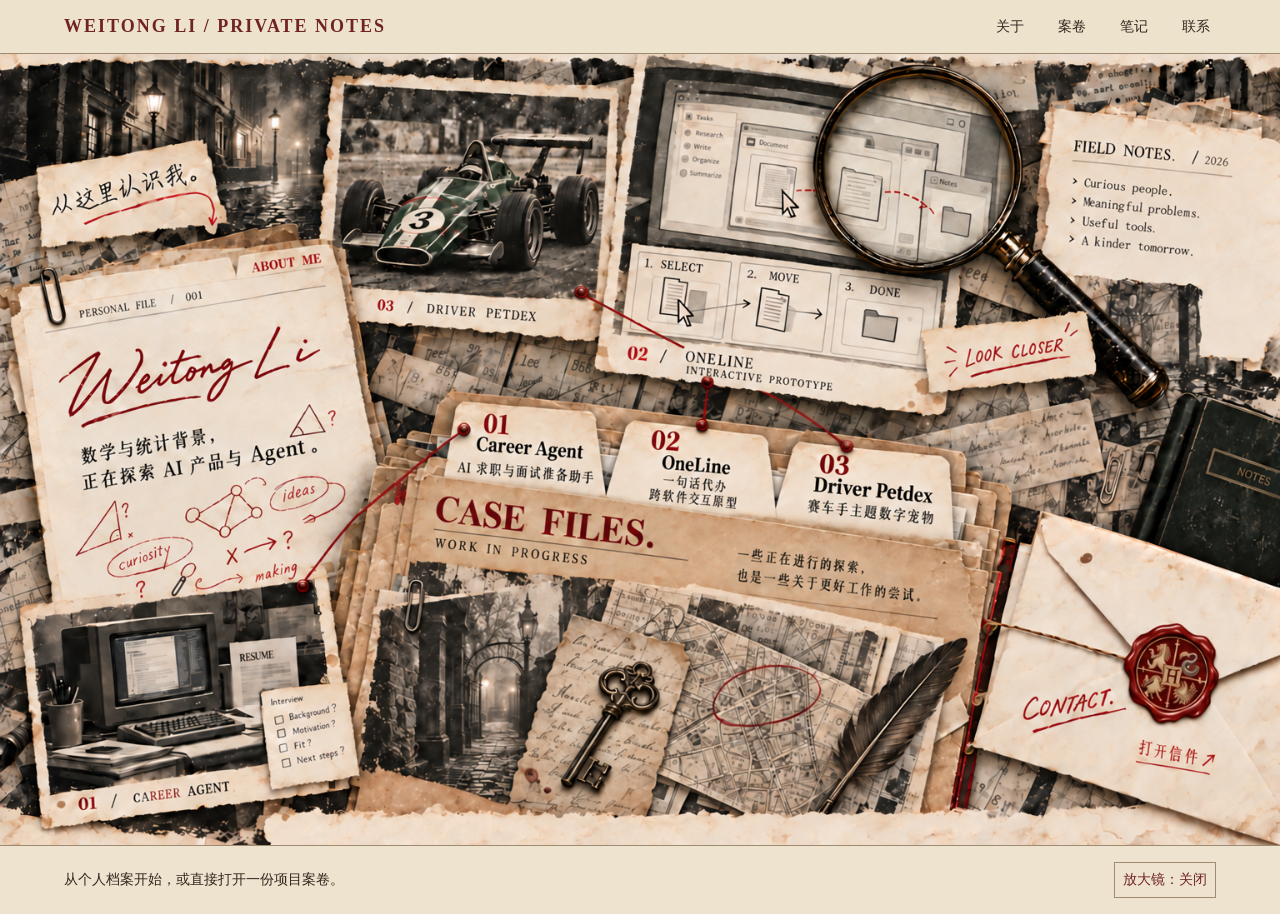
<file: index.html>
<!doctype html><html lang="zh-CN"><head><meta charset="utf-8"><meta name="viewport" content="width=device-width,initial-scale=1"><meta name="theme-color" content="#eee3ce"><title>Weitong Li · 私人调查手记</title><meta name="description" content="通过档案、项目与笔记，认识 Weitong Li。"><style>
:root{--paper:#eee3ce;--ink:#30271f;--red:#702323;--green:#344638}*{box-sizing:border-box}body{margin:0;background:var(--paper);color:var(--ink);font-family:Georgia,'Songti SC',serif}button,a{touch-action:manipulation}button{font:inherit;cursor:pointer}button:focus-visible,a:focus-visible{outline:3px solid var(--red);outline-offset:5px}header{display:flex;align-items:center;justify-content:space-between;padding:16px 5%;border-bottom:1px solid #9f8c70;background:#eee3cef2}header b{color:var(--red);letter-spacing:2px}nav{display:flex;gap:22px}nav button{border:0;background:none;color:var(--ink);font-size:14px}main{max-width:1536px;margin:auto}.board{position:relative;aspect-ratio:1536/949;background:url('caseboard-v2.png') center bottom/100% auto;overflow:hidden}.spot{position:absolute;border:1px solid transparent;background:transparent;color:transparent;border-radius:8px;transition:background .2s,box-shadow .2s,transform .2s}.spot:hover,.spot:focus-visible{background:#70232312;box-shadow:0 0 0 2px #702323aa;transform:translateY(-3px)}.spot span{position:absolute;bottom:3px;left:50%;transform:translateX(-50%);white-space:nowrap;background:var(--red);color:#fff3dd;padding:7px 12px;font-size:14px;opacity:0;transition:opacity .2s}.spot:hover span,.spot:focus-visible span{opacity:1}.about{left:2%;top:24%;width:27%;height:47%}.career{left:34%;top:44%;width:13%;height:12%}.one{left:47%;top:47%;width:14%;height:12%}.pet{left:61%;top:50%;width:15%;height:12%}.career-photo{left:2%;top:69%;width:24%;height:27%}.one-photo{left:49%;top:0%;width:29%;height:20%}.pet-photo{left:27%;top:2%;width:22%;height:32%}.notes{left:82%;top:8%;width:18%;height:20%}.contact{left:77%;top:64%;width:23%;height:32%}.magnify{left:64%;top:1%;width:17%;height:24%}.spot.related{background:#70232315;box-shadow:0 0 0 2px #702323aa}.lens{position:absolute;width:180px;height:180px;border:7px solid #6d5945;border-radius:50%;box-shadow:0 6px 20px #0008;background-image:url('caseboard-v2.png');background-repeat:no-repeat;pointer-events:none;display:none;z-index:10}.lens:after{content:'LOOK CLOSER';position:absolute;bottom:12px;left:8px;right:8px;background:#eee3cedd;text-align:center;font-size:12px;padding:4px}.hint{display:flex;justify-content:space-between;align-items:center;padding:16px 5%;font-size:14px;border-top:1px solid #9f8c70}.hint button{border:1px solid #9f8c70;background:none;padding:8px;color:var(--red)}.quick{display:none}dialog{border:1px solid #8f7961;max-width:760px;width:calc(100% - 32px);max-height:88vh;background:var(--paper);padding:0;box-shadow:10px 12px 0 #39241b33;transform:rotate(-.4deg)}dialog[open]{animation:pull .35s ease-out}dialog::backdrop{background:#201a16bb;backdrop-filter:blur(3px)}@keyframes pull{from{opacity:0;transform:translateY(35px) rotate(-2deg)}to{opacity:1;transform:translateY(0) rotate(-.4deg)}}.sheet{padding:34px;line-height:1.8}.close{float:right;background:none;border:1px solid #9f8c70;padding:4px 12px;color:var(--red)}.stamp{letter-spacing:2px;color:var(--red);font-size:12px;border-bottom:1px solid #9f8c70;padding-bottom:14px}h1{font-size:40px;line-height:1.2;color:var(--red)}h2{font-size:23px}p{font-family:system-ui,sans-serif;font-size:16px}.tags{display:flex;flex-wrap:wrap;gap:8px}.tags span{border:1px solid #9f8c70;padding:4px 10px;font-size:13px}.flow{padding:16px;border-left:3px solid var(--red);background:#fff5df75;line-height:2}.note{color:#72624f;font-size:13px}.back{margin-top:22px;border:1px solid var(--red);color:var(--red);background:none;padding:10px 16px}.mobile-note{display:none}@media(max-width:700px){header{padding:14px 18px}header{flex-wrap:wrap;gap:12px}header b{font-size:12px}nav{gap:8px}nav button{font-size:12px;padding:4px}.board{margin-top:8px}.spot span{font-size:10px;padding:3px}.hint{font-size:12px;gap:10px;padding:12px 18px}.quick{display:grid;grid-template-columns:1fr 1fr;gap:12px;padding:20px}.quick button{background:#f5ecdb;border:1px solid #ad9677;color:var(--red);padding:18px;text-align:left}.mobile-note{display:block;padding:0 20px;color:#72624f;font-size:13px}.sheet{padding:24px}h1{font-size:32px}.lens{width:110px;height:110px}}@media(prefers-reduced-motion:reduce){*{animation:none!important;transition:none!important}}
.subtitle{color:var(--red);border-bottom:1px solid #9f8c70;padding-bottom:14px}header{max-width:1536px;margin:auto}header b{font-size:18px} .sheet > .back{display:block}
dialog.project-file{max-width:1180px;transform:none}.project-file[open]{animation:projectPull .3s ease-out}@keyframes projectPull{from{opacity:0;transform:translateY(24px)}to{opacity:1;transform:none}}.project-file .sheet{padding:26px 32px}.project-file h1{margin:20px 0 8px}.project-file .subtitle{margin:0 0 14px}.prototype-actions{display:flex;align-items:center;justify-content:space-between;gap:12px;flex-wrap:wrap;margin:16px 0}.prototype-actions a{display:inline-block;text-decoration:none;color:var(--red);border-bottom:1px solid var(--red);font:14px/1.6 system-ui,sans-serif;padding:6px 0}.prototype-label{font:12px/1.6 system-ui,sans-serif;color:var(--green)}.prototype-window{border:1px solid #ad967a;background:#f5ecdb;padding:0;overflow:hidden}.prototype-window iframe{display:block;width:100%;height:58vh;min-height:460px;border:0;background:#f5f7fa}.project-detail{margin-top:24px;border-top:1px solid #ad967a;padding-top:16px}.project-detail summary{cursor:pointer;color:var(--red)}@media(max-width:700px){.project-file .sheet{padding:22px 16px}.prototype-window iframe{height:65vh;min-height:440px}.prototype-actions{align-items:flex-start}} 

.pia-layout{display:grid;grid-template-columns:minmax(0,1.25fr) minmax(0,1fr);gap:28px;margin:22px 0}.pia-stage{position:relative;min-height:390px;display:flex;flex-direction:column;align-items:center;justify-content:center;background:#dcdcc9;border:1px solid #99a18a;overflow:hidden}.pia-stage::before{content:'';position:absolute;inset:14px;border:1px solid #99a18a80;pointer-events:none}.pia-stage-label{position:absolute;left:26px;top:22px;font:11px/1.6 Georgia,serif;letter-spacing:2px;color:#4a5943}.pia-sprite{display:block;width:240px;aspect-ratio:192/208;background-image:url('assets/pia/spritesheet.webp');background-size:800% 1100%;background-repeat:no-repeat;background-color:transparent;border:0;padding:0;z-index:1}.pia-shadow{width:180px;height:13px;margin-top:-5px;border-radius:50%;background:#4a594322;filter:blur(5px)}.pia-stage-foot{position:absolute;bottom:22px;font:11px/1.6 system-ui,sans-serif;letter-spacing:1px;color:#4a5943}.pia-control-title{margin:0;font-size:26px;color:var(--green)}.pia-state-description{min-height:50px;color:#72624f;font-size:14px;margin:8px 0 18px}.pia-state-grid{display:grid;grid-template-columns:repeat(3,1fr);gap:8px}.pia-state-grid button,.pia-play{border:1px solid #ad967a;background:transparent;color:var(--ink);padding:10px 6px;font:13px/1.5 system-ui,sans-serif}.pia-state-grid button[aria-pressed=true]{background:var(--green);border-color:var(--green);color:#fff6e5}.pia-play{margin-top:14px;padding:8px 16px;color:var(--red)}.pia-direction{margin-top:20px;font:13px/1.6 system-ui,sans-serif;color:#72624f}.pia-direction label{display:block}.pia-direction input{display:block;width:100%;margin:12px 0;accent-color:var(--green)}.pia-links{display:flex;flex-wrap:wrap;gap:12px;margin:18px 0}.pia-links a{display:inline-block;padding:10px 16px;border:1px solid var(--red);color:var(--red);text-decoration:none;font:14px/1.5 system-ui,sans-serif}.pia-links a:first-child{background:var(--red);color:#fff3dd}.pia-caption{font-size:14px;color:#72624f}.pia-error{position:absolute;padding:26px;z-index:2;font-size:14px;background:#dcdcc9}.pia-error[hidden]{display:none}@media(max-width:700px){.pia-layout{grid-template-columns:1fr;gap:20px}.pia-stage{min-height:340px}.pia-sprite{width:216px}.pia-state-description{min-height:0}.pia-state-grid button{padding:12px 4px}.pia-links a{flex:1 1 auto;text-align:center}} 

.case-intro{max-width:800px}.case-intro .case-lead{font:22px/1.65 Georgia,'Songti SC',serif;color:var(--green);margin:22px 0}.case-ticket{border:1px solid #ad967a;background:#f6eddc;padding:20px 24px;margin:20px 0}.case-ticket small{font:11px/1.6 Georgia,serif;letter-spacing:2px;color:var(--red)}.case-ticket p{margin:10px 0 0}.case-facts{display:grid;grid-template-columns:1fr 1fr;gap:24px;margin:20px 0}.case-facts h2{font-size:20px;margin:0 0 8px}.case-facts p{font-size:14px;margin:0}.case-actions{display:flex;flex-wrap:wrap;gap:12px;margin:24px 0 16px}.case-actions a{display:inline-block;padding:12px 20px;border:1px solid var(--red);color:var(--red);text-decoration:none;font:14px/1.5 system-ui,sans-serif}.case-actions a:first-child{background:var(--red);color:#fff3dd}.case-phases{display:flex;flex-wrap:wrap;gap:8px;margin:18px 0}.case-phases span{font:12px/1.5 system-ui,sans-serif;padding:5px 9px;border:1px solid #ad967a;color:var(--green)}@media(max-width:700px){.case-intro .case-lead{font-size:19px}.case-facts{grid-template-columns:1fr;gap:16px}.case-ticket{padding:16px}.case-actions a{flex:1 1 auto;text-align:center}}

.one-lead{font:24px/1.65 Georgia,'Songti SC',serif;color:var(--green);max-width:800px}.one-demo-actions>div{display:flex;align-items:center;flex-wrap:wrap;gap:20px}.one-demo-actions button{border:1px solid #ad967a;background:transparent;padding:7px 12px;color:var(--red);font:14px/1.6 system-ui,sans-serif}.one-demo iframe{height:72vh;min-height:620px}.one-demo-tip{border-left:2px solid var(--green);padding:4px 14px;font-size:14px;color:var(--green)}.one-reading{margin-top:44px;line-height:1.85}.one-reading-intro h2{margin:8px 0;font-size:28px;color:var(--green)}.one-kicker{font:12px/1.6 Georgia,'Songti SC',serif;letter-spacing:1px;color:var(--red)}.one-reading p{max-width:900px;font-size:16px}.one-reading .note{font-size:13px}.one-contents{display:flex;flex-wrap:wrap;gap:8px;margin:20px 0 30px}.one-contents button{border:1px solid #ad967a;background:transparent;padding:8px 12px;font:13px/1.6 system-ui,sans-serif;color:var(--green)}.one-contents button:hover{background:#344638;color:#fff3dd}.one-reading section{border-top:1px solid #ad967a;padding:30px 0 18px;scroll-margin-top:24px}.one-reading h2{font-size:26px;color:var(--green);margin:8px 0 18px}.one-reading h3{font-size:20px;margin:24px 0 8px}.one-reading blockquote{margin:24px 0;padding:20px 24px;border-left:3px solid var(--red);background:#f6eddc;font:22px/1.7 Georgia,'Songti SC',serif;color:var(--red)}.one-columns{display:grid;grid-template-columns:1fr 1fr;gap:28px}.one-columns h3{margin-top:8px}.one-table{overflow-x:auto;margin:22px 0}.one-table table{width:100%;border-collapse:collapse;font:14px/1.8 system-ui,sans-serif}.one-table th{text-align:left;background:#ddd6c3;color:var(--green);font-weight:600}.one-table th,.one-table td{padding:13px 16px;vertical-align:top;border-bottom:1px solid #b3a38b}.one-table th:first-child,.one-table td:first-child{width:20%;min-width:130px}.one-table th:nth-child(2){width:40%}.one-mechanism{padding-left:24px;font:16px/1.85 system-ui,sans-serif}.one-mechanism li{margin:14px 0;padding-left:4px}.one-callout{border:1px solid #ad967a;background:#f6eddc;padding:20px 24px;margin:24px 0}.one-callout>strong{color:var(--green);font-size:17px}.one-callout p{margin:8px 0 0}.one-downloads{display:flex;gap:20px;flex-wrap:wrap;margin:20px 0}.one-downloads a{color:var(--red);font:14px/1.8 system-ui,sans-serif;text-underline-offset:4px}.one-reading .one-endnote{font:11px/1.6 Georgia,serif;color:#72624f;letter-spacing:2px;border-top:1px solid #ad967a;padding-top:24px;margin:20px 0 0}@media(max-width:700px){.one-lead{font-size:20px}.one-demo iframe{height:72vh;min-height:540px}.one-reading{margin-top:32px}.one-columns{grid-template-columns:1fr;gap:12px}.one-table table{min-width:580px}.one-reading h2{font-size:23px}.one-reading blockquote{font-size:19px;padding:16px}.one-callout{padding:16px}.one-demo-actions>div{gap:12px}.one-contents{display:grid;grid-template-columns:1fr 1fr}.one-contents button{text-align:left}.one-reading p{font-size:15px}}
.future-note{margin-top:32px;padding-top:24px;border-top:1px solid #9f8c70}.future-note h2{font-size:27px;color:var(--green);line-height:1.5}.future-note h3{font-size:20px;line-height:1.6;margin:28px 0 10px;color:var(--red)}.future-note p{line-height:1.85}.future-note .future-loop{margin:28px 0;font-size:15px}@media(max-width:700px){.future-note h2{font-size:23px}.future-note h3{font-size:18px}}
</style></head><body><header><b>WEITONG LI / PRIVATE NOTES</b><nav aria-label="主导航"><button data-open="about">关于</button><button data-open="projects">案卷</button><button data-open="notes">笔记</button><button data-open="contact">联系</button></nav></header><main><section class="board" aria-label="私人调查手记，选择物件探索"><button class="spot about" data-open="about" aria-label="抽出个人档案"><span>抽出个人档案 ↗</span></button><button class="spot career" data-open="career" aria-label="打开 Career Agent 案卷"><span>Career Agent ↗</span></button><button class="spot one" data-open="one" aria-label="打开 OneLine 案卷"><span>OneLine ↗</span></button><button class="spot pet" data-open="pet" aria-label="打开 Driver Petdex 案卷"><span>Driver Petdex ↗</span></button><button class="spot career-photo" data-open="career" aria-label="通过剪报打开 Career Agent"><span>Career Agent ↗</span></button><button class="spot one-photo" data-open="one" aria-label="通过剪报打开 OneLine"><span>OneLine ↗</span></button><button class="spot pet-photo" data-open="pet" aria-label="通过剪报打开 Driver Petdex"><span>Driver Petdex ↗</span></button><button class="spot notes" data-open="notes" aria-label="阅读手写笔记"><span>阅读笔记 ↗</span></button><button class="spot contact" data-open="contact" aria-label="打开联系信封"><span>打开信件 ↗</span></button><button class="spot magnify" id="magnifier" aria-label="开启或关闭放大镜" aria-pressed="false"><span>开启放大镜 · 点击关闭</span></button><div class="lens" aria-hidden="true"></div></section><div class="hint"><span id="status" role="status">从个人档案开始，或直接打开一份项目案卷。</span><button id="lensToggle" aria-pressed="false">放大镜：关闭</button></div><p class="mobile-note">也可以通过下方入口浏览全部档案。</p><section class="quick" aria-label="档案入口"><button data-open="about">个人档案 ↗</button><button data-open="career">Career Agent ↗</button><button data-open="one">OneLine ↗</button><button data-open="pet">Driver Petdex ↗</button><button data-open="notes">手记 ↗</button><button data-open="contact">联系信件 ↗</button></section></main><dialog id="file" aria-labelledby="fileTitle"><article class="sheet"><button class="close" aria-label="关闭档案">×</button><div id="content"></div><button class="back">收好档案，返回手记 ↩</button></article></dialog><script src="career-case.js"></script><script src="one-case.js"></script><script src="pia-preview.js"></script><script>
const pages={about:`<div class="stamp">PERSONAL FILE / 001</div><h1 id="fileTitle">Hello, I’m Weitong Li.</h1><p>你好，我是 Weitong Li。本科数学，硕士应用统计，正在探索 AI 产品与 Agent。</p><p>这个网站用来记录我的项目、学习与想法。你可以从不同案卷中，看看我如何理解问题、设计流程，并把想法逐步做出来。</p><div class="tags"><span>数学</span><span>应用统计</span><span>AI 产品</span><span>Agent</span></div><h2>正在做的事</h2><p>Career Agent、OneLine，以及赛车手主题数字宠物 Driver Petdex。</p><p class="note">个人介绍为初稿；兴趣、照片和更具体的故事将在下一轮补充。</p>`,projects:`<div class="stamp">CASE FILES / INDEX</div><h1 id="fileTitle">项目案卷</h1><p>每份案卷记录一个问题，以及围绕它的设计与尝试。</p><button class="back" data-open="career">01 / Career Agent ↗</button> <button class="back" data-open="one">02 / OneLine ↗</button> <button class="back" data-open="pet">03 / Driver Petdex ↗</button>`,career:window.careerAgentCase,one:window.oneLineCase,pet:`<div class="stamp">CASE FILE / 003 · MOTORSPORT × PETS</div><h1 id="fileTitle">Driver Petdex</h1><p class="subtitle">赛车手主题数字宠物</p><p>以 F1 赛车手 Oscar Piastri 为原型的 Q 版 Codex 桌面宠物，在不同状态下呈现与方程式赛车相关的动作。包含 9 种动画状态和 16 个观察方向，适合 81 蜜和木瓜丝们。</p><div class="pia-layout"><div class="pia-stage"><span class="pia-stage-label">PIA / PADDOCK NOTES</span><button class="pia-sprite" type="button" aria-label="Pia：维修区待命；点击挥手"></button><div class="pia-shadow" aria-hidden="true"></div><span class="pia-stage-foot">点击小赛车手，让他向你挥手</span><p id="pia-error" class="pia-error" role="status" hidden></p></div><section aria-label="Pia 动画控制"><h2 class="pia-control-title" id="pia-state-name">维修区待命</h2><p class="pia-state-description" id="pia-state-desc" aria-live="polite">暂时没有任务，和小赛车一起等候。</p><div class="pia-state-grid" aria-label="选择动画状态"><button type="button" data-pia-state="idle" aria-pressed="true">维修区待命</button><button type="button" data-pia-state="running-right" aria-pressed="false">向右开车</button><button type="button" data-pia-state="running-left" aria-pressed="false">向左开车</button><button type="button" data-pia-state="waving" aria-pressed="false">向你挥手</button><button type="button" data-pia-state="jumping" aria-pressed="false">跳跃庆祝</button><button type="button" data-pia-state="failed" aria-pressed="false">失误沮丧</button><button type="button" data-pia-state="waiting" aria-pressed="false">等待指令</button><button type="button" data-pia-state="running" aria-pressed="false">专注驾驶</button><button type="button" data-pia-state="review" aria-pressed="false">赛后检查</button></div><button id="pia-play" class="pia-play" type="button" aria-pressed="true">暂停动画</button><div class="pia-direction"><label for="pia-direction">16 个观察方向</label><input id="pia-direction" type="range" min="0" max="15" step="1" value="0"><span id="pia-direction-name">拖动滑块，让 Pia 看向不同方向</span></div></section></div><div class="pia-links"><a href="https://petdex.dev/pets/pia" target="_blank" rel="noopener noreferrer">在 Petdex 查看 Pia ↗</a><a href="https://github.com/calmandslow/pia-petdex" target="_blank" rel="noopener noreferrer">查看 GitHub ↗</a><a href="assets/pia/pia.zip" download="pia.zip">下载宠物资源 ↓</a></div><p class="pia-caption">9 种动画状态 · 16 个观察方向 · Codex 桌面宠物</p><details class="project-detail"><summary>如何带到自己的桌面</summary><p>解压下载的资源包，将 pet.json 和 spritesheet.webp 放入 ~/.codex/pets/pia/，再在 Codex 的 Settings → Appearance → Pets 中选择 Pia。</p><p class="note">完整说明见 GitHub README。网页中的状态切换用于预览动画；桌面上的实际反馈由宠物运行环境驱动。</p></details>`,notes:`<div class="stamp">FIELD NOTES / 2026</div><h1 id="fileTitle">Private notes.</h1><div class="flow">Curious people.<br>Meaningful problems.<br>Useful tools.<br>A kinder tomorrow.</div><p>这里记录我的学习、想法与未完成的探索。</p><article class="future-note" aria-labelledby="career-outlook"><p class="note"><time datetime="2026-10-12">2026.10.12</time> / 项目展望</p><h2 id="career-outlook">Career Agent：我想把它带到哪里</h2><p>我希望 Career Agent 能陪伴一次完整的求职过程：发现合适的机会，准备并练习面试，跟进投递，再把真实面试中的经验带到下一次准备中。</p><h3>01 / 让模拟面试更接近真实交流</h3><p>未来想在模拟面试中加入语音和视频，让练习从文字回答延伸到实时对话，也有机会练习表达节奏和临场组织。更进一步，可以加入模拟面试官形象，让练习更有面对面交流的感觉。</p><h3>02 / 从发现岗位到跟进投递</h3><p>希望它能根据求职方向，每天关注岗位上新，帮助我发现值得进一步了解的机会。同时记录每个岗位的投递状态、面试轮次和后续事项，把岗位发现、材料准备与投递跟踪连接起来。</p><h3>03 / 把真实面试变成下一次准备的依据</h3><p>面试结束后，根据真实面试记录与反馈，整理被问到的问题、回答中的不足，以及需要继续补充的经历和知识。让复盘形成具体的改进方向，回到下一轮回答准备和模拟练习中。</p><h3>04 / 从多次求职中积累自己的经验</h3><p>随着岗位和面试记录积累，我希望它能跨岗位总结反复出现的问题、不同岗位的考察重点，以及自己在表达和能力上的共性短板。让每次准备都能用上过去的经验，而不必重新开始。</p><div class="flow future-loop">发现岗位 → 准备与模拟 → 投递跟踪<br>→ 真实面试复盘 → 积累经验 → 下一轮准备</div><p>最终想做的是一个能持续积累个人求职经验的助手，让每一次投递和面试，都成为下一次准备的起点。</p><p class="note">这篇手记记录的是未来方向；语音视频、模拟形象、岗位监控与真实面试复盘仍是后续计划。</p></article>`,contact:`<div class="stamp">CORRESPONDENCE / PRIVATE LETTER</div><h1 id="fileTitle">Keep in touch.</h1><p>欢迎交流 AI、产品、赛车与有趣的想法。</p><p>联系方式尚未填写。</p><p class="note">下一轮可加入你希望展示的邮箱、GitHub 或其他链接。</p>`};
const dialog=document.querySelector('dialog'),content=document.querySelector('#content');let opener;let stopPetPreview=()=>{};
function openFile(key){if(!pages[key])return;stopPetPreview();stopPetPreview=()=>{};if(!dialog.open)opener=document.activeElement;dialog.classList.toggle('project-file',key==='career'||key==='one'||key==='pet');content.innerHTML=pages[key];if(key==='pet')stopPetPreview=window.startPiaPreview(content);if(!dialog.open)dialog.showModal();dialog.scrollTop=0;document.querySelector('.close').focus();}
document.addEventListener('click',e=>{const b=e.target.closest('[data-open]');if(b)openFile(b.dataset.open);if(e.target.closest('[data-one-reset]')){const frame=content.querySelector('#one-prototype');if(frame)frame.src='prototypes/oneline-original.html';}const careerSection=e.target.closest('[data-career-section]');if(careerSection){const target=content.querySelector('#career-'+careerSection.dataset.careerSection);if(target){target.scrollIntoView({behavior:matchMedia('(prefers-reduced-motion: reduce)').matches?'auto':'smooth',block:'start'});target.focus({preventScroll:true});}}const section=e.target.closest('[data-one-section]');if(section){const target=content.querySelector('#one-'+section.dataset.oneSection);if(target){target.scrollIntoView({behavior:matchMedia('(prefers-reduced-motion: reduce)').matches?'auto':'smooth',block:'start'});target.focus({preventScroll:true});}}});document.querySelector('.close').onclick=()=>dialog.close();document.querySelector('.sheet > .back').onclick=()=>dialog.close();dialog.addEventListener('close',()=>{stopPetPreview();stopPetPreview=()=>{};content.querySelectorAll('iframe').forEach(frame=>frame.remove());opener?.isConnected&&opener.focus()});dialog.addEventListener('click',e=>{if(e.target===dialog){const r=dialog.getBoundingClientRect();if(e.clientX<r.left||e.clientX>r.right||e.clientY<r.top||e.clientY>r.bottom)dialog.close()}});
const board=document.querySelector('.board'),lens=document.querySelector('.lens');let enabled=false;function setLens(){enabled=!enabled;document.querySelector('#magnifier').setAttribute('aria-pressed',enabled);document.querySelector('#lensToggle').setAttribute('aria-pressed',enabled);document.querySelector('#lensToggle').textContent='放大镜：'+(enabled?'开启':'关闭');document.querySelector('#status').textContent=enabled?'移动指针或在画面上拖动，查看纸面细节。':'从个人档案开始，或直接打开一份项目案卷。';lens.style.display=enabled?'block':'none';if(enabled)move({clientX:board.getBoundingClientRect().left+board.clientWidth*.70,clientY:board.getBoundingClientRect().top+board.clientHeight*.15})}function move(e){if(!enabled)return;const r=board.getBoundingClientRect(),x=Math.max(0,Math.min(r.width,e.clientX-r.left)),y=Math.max(0,Math.min(r.height,e.clientY-r.top)),size=lens.clientWidth,crop=r.width*75/1536;lens.style.left=x-lens.offsetWidth/2+'px';lens.style.top=y-lens.offsetHeight/2+'px';lens.style.backgroundSize=r.width*2+'px '+(r.height+crop)*2+'px';lens.style.backgroundPosition=(size/2-x*2)+'px '+(size/2-(y+crop)*2)+'px'}document.querySelector('#magnifier').onclick=setLens;document.querySelector('#lensToggle').onclick=setLens;board.addEventListener('pointermove',move);board.addEventListener('pointerdown',move);
document.querySelectorAll('.spot[data-open]').forEach(el=>{function highlight(on){document.querySelectorAll('.spot[data-open]').forEach(other=>{if(other.dataset.open===el.dataset.open)other.classList.toggle('related',on)})}el.addEventListener('pointerenter',()=>highlight(true));el.addEventListener('pointerleave',()=>highlight(false));el.addEventListener('focus',()=>highlight(true));el.addEventListener('blur',()=>highlight(false))});
const initialFile=location.hash.slice(1);if(pages[initialFile])openFile(initialFile);
</script></body></html>
</file>
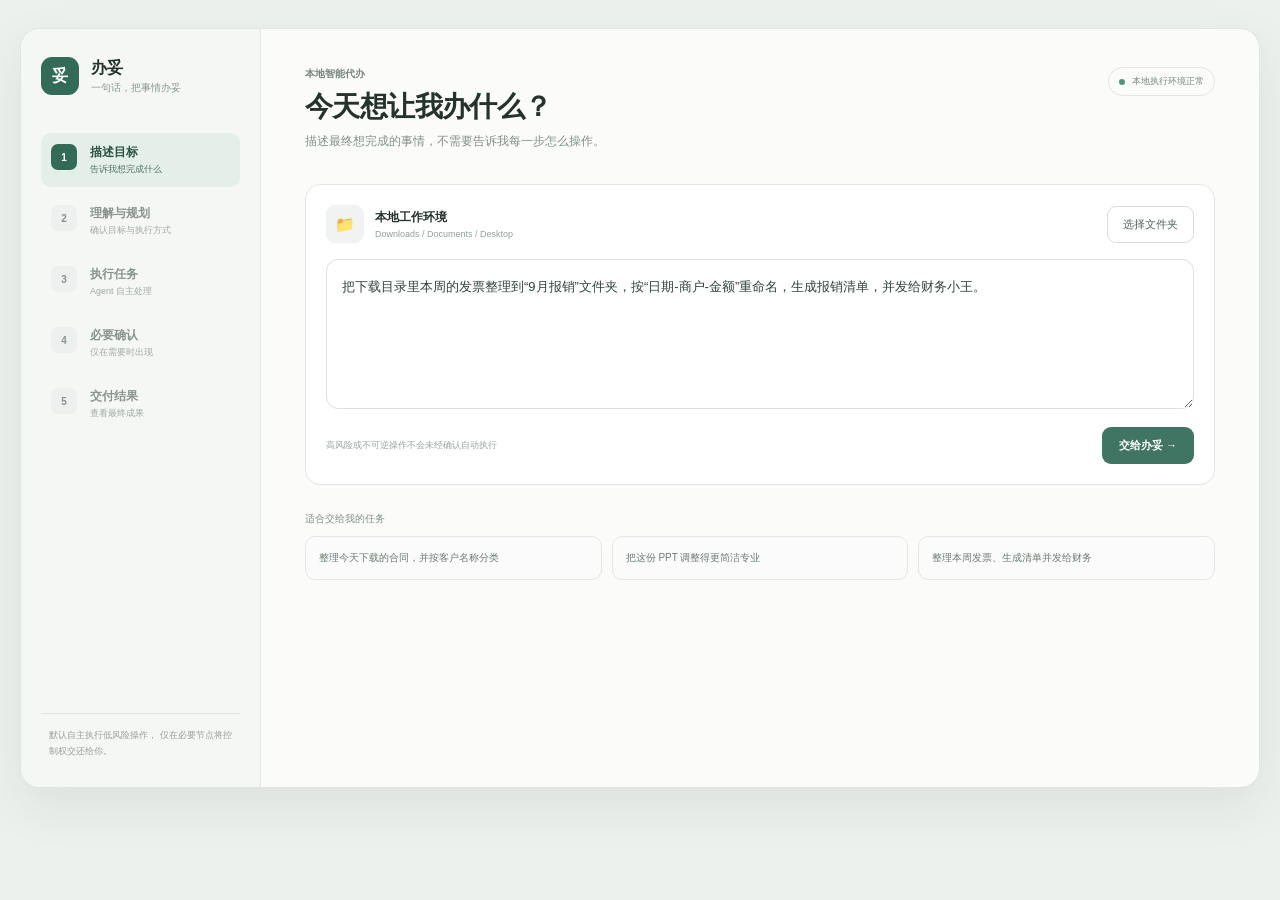
<file: downloads/OneLine-Prototype.html>
<!DOCTYPE html>
<html lang="zh-CN">
<head>
  <meta charset="UTF-8" />
  <meta name="viewport" content="width=device-width, initial-scale=1.0" />
  <title>办妥｜一句话代办</title>
  <style>
* {
  margin: 0;
  padding: 0;
  box-sizing: border-box;
}


body {
  font-family:
    -apple-system,
    BlinkMacSystemFont,
    "Segoe UI",
    "PingFang SC",
    "Microsoft YaHei",
    sans-serif;

  background: #edf1ee;

  color: #26332d;
}


button,
textarea {
  font: inherit;
}


button {
  cursor: pointer;
}


/* ===================================
   整体框架
=================================== */

.app-shell {
  width: min(1280px, calc(100% - 40px));

  min-height: 760px;

  margin: 28px auto;

  display: grid;

  grid-template-columns:
    240px minmax(0, 1fr);

  background: #fbfcfa;

  border: 1px solid #dfe5e1;

  border-radius: 20px;

  overflow: hidden;

  box-shadow:
    0 18px 50px rgba(25, 40, 33, 0.08);
}


/* ===================================
   Sidebar
=================================== */

.sidebar {
  padding: 28px 20px;

  display: flex;

  flex-direction: column;

  background: #f5f7f5;

  border-right:
    1px solid #e1e6e3;
}


.brand {
  display: flex;

  align-items: center;

  gap: 12px;

  margin-bottom: 38px;
}


.brand-icon {
  width: 38px;

  height: 38px;

  display: flex;

  justify-content: center;

  align-items: center;

  border-radius: 11px;

  background: #346b58;

  color: white;

  font-weight: 700;
}


.brand-name {
  font-size: 16px;

  font-weight: 700;
}


.brand-desc {
  margin-top: 2px;

  color: #8b9690;

  font-size: 10px;
}


.stage-nav {
  display: flex;

  flex-direction: column;

  gap: 7px;
}


.stage-item {
  display: grid;

  grid-template-columns:
    30px 1fr;

  gap: 9px;

  padding: 11px 10px;

  color: #89948e;

  border-radius: 10px;

  transition: 0.2s;
}


.stage-item.active {
  color: #285442;

  background: #e5efea;
}


.stage-item.done {
  color: #567567;
}


.stage-number {
  width: 26px;

  height: 26px;

  display: flex;

  align-items: center;

  justify-content: center;

  border-radius: 7px;

  background: #edf0ee;

  font-size: 10px;

  font-weight: 700;
}


.stage-item.active
.stage-number {
  background: #346b58;

  color: white;
}


.stage-item.done
.stage-number {
  background: #dceae3;

  color: #356956;
}


.stage-name {
  font-size: 12px;

  font-weight: 650;
}


.stage-desc {
  margin-top: 2px;

  font-size: 9px;

  opacity: 0.78;
}


.sidebar-footer {
  margin-top: auto;

  padding: 14px 8px 0;

  border-top:
    1px solid #e1e6e3;

  color: #969f9a;

  font-size: 9px;

  line-height: 1.7;
}


/* ===================================
   Main
=================================== */

.main-content {
  min-width: 0;

  padding: 38px 44px 50px;
}


.topbar {
  display: flex;

  justify-content: space-between;

  align-items: flex-start;

  gap: 20px;

  margin-bottom: 34px;
}


.eyebrow,
.card-label {
  margin-bottom: 7px;

  color: #77847d;

  font-size: 10px;

  font-weight: 650;
}


.topbar h1 {
  font-size: 28px;

  font-weight: 720;

  letter-spacing: -0.6px;
}


.topbar p {
  margin-top: 7px;

  color: #838e88;

  font-size: 12px;
}


.system-status {
  display: flex;

  align-items: center;

  gap: 7px;

  padding: 7px 10px;

  border:
    1px solid #dfe5e1;

  border-radius: 999px;

  color: #78847d;

  font-size: 9px;
}


.status-dot {
  width: 6px;

  height: 6px;

  border-radius: 50%;

  background: #4d9879;
}


/* ===================================
   Stage
=================================== */

.stage-page {
  display: none;
}


.stage-page.active {
  display: block;
}


/* ===================================
   Buttons
=================================== */

.primary-btn,
.secondary-btn,
.text-btn {
  border: none;

  outline: none;
}


.primary-btn {
  padding: 11px 17px;

  border-radius: 9px;

  background: #3f7562;

  color: white;

  font-size: 11px;

  font-weight: 650;

  transition: 0.15s;
}


.primary-btn:hover {
  background: #336450;
}


.secondary-btn {
  padding: 10px 15px;

  border:
    1px solid #d8dfdb;

  border-radius: 9px;

  background: white;

  color: #56635c;

  font-size: 11px;
}


.secondary-btn:hover {
  background: #f8faf9;
}


.text-btn {
  background: transparent;

  color: #557064;

  font-size: 10px;
}


.danger-text {
  color: #a35454;
}


/* ===================================
   Stage 1
=================================== */

.task-card,
.understanding-card,
.plan-section,
.app-route-panel {
  padding: 20px;

  border:
    1px solid #e0e6e2;

  border-radius: 15px;

  background: white;
}


.folder-row {
  display: flex;

  justify-content: space-between;

  align-items: center;

  margin-bottom: 16px;
}


.folder-info {
  display: flex;

  align-items: center;

  gap: 11px;
}


.folder-icon {
  width: 38px;

  height: 38px;

  display: flex;

  justify-content: center;

  align-items: center;

  border-radius: 9px;

  background: #f0f3f1;
}


.folder-name {
  font-size: 12px;

  font-weight: 650;
}


.folder-path {
  margin-top: 3px;

  color: #939d97;

  font-size: 9px;
}


.task-input {
  width: 100%;

  min-height: 150px;

  padding: 15px;

  resize: vertical;

  border:
    1px solid #dce2de;

  border-radius: 12px;

  outline: none;

  color: #34423b;

  font-size: 13px;

  line-height: 1.8;
}


.task-input:focus {
  border-color: #7ba493;

  box-shadow:
    0 0 0 3px rgba(78, 123, 105, 0.08);
}


.task-footer {
  display: flex;

  justify-content: space-between;

  align-items: center;

  margin-top: 14px;
}


.input-hint {
  color: #9aa39e;

  font-size: 9px;
}


.examples {
  margin-top: 27px;
}


.examples-title {
  margin-bottom: 10px;

  color: #818d86;

  font-size: 10px;
}


.example-grid {
  display: grid;

  grid-template-columns:
    repeat(3, 1fr);

  gap: 10px;
}


.example-card {
  padding: 13px;

  text-align: left;

  border:
    1px solid #e2e7e4;

  border-radius: 10px;

  background: #fafbfa;

  color: #6f7b74;

  font-size: 10px;

  line-height: 1.6;
}


/* ===================================
   Stage 2
=================================== */

.understanding-card h2,
.plan-section h2,
.execution-summary h2,
.confirm-wrapper h2,
.success-wrapper h2,
.sending-wrapper h2 {
  font-size: 19px;

  font-weight: 680;
}


.understanding-grid {
  display: grid;

  grid-template-columns:
    repeat(2, 1fr);

  gap: 12px;

  margin-top: 20px;
}


.info-block {
  padding: 13px;

  border-radius: 10px;

  background: #f7f9f7;
}


.info-label {
  color: #919c96;

  font-size: 9px;
}


.info-value {
  margin-top: 5px;

  color: #3d4d45;

  font-size: 11px;

  font-weight: 550;
}


.mini-route {
  display: flex;

  align-items: center;

  gap: 7px;

  margin-top: 7px;

  color: #3f5e51;

  font-size: 10px;

  font-weight: 600;
}


.mini-arrow {
  color: #aeb6b1;
}


.route-note {
  margin-top: 5px;

  color: #98a19c;

  font-size: 8px;
}


.plan-section {
  margin-top: 14px;
}


.section-heading {
  display: flex;

  justify-content: space-between;

  align-items: flex-start;

  margin-bottom: 17px;
}


.auto-badge {
  padding: 5px 9px;

  border-radius: 999px;

  background: #edf4f1;

  color: #47715f;

  font-size: 9px;
}


.plan-list {
  border-top:
    1px solid #edf0ee;
}


.plan-row {
  display: grid;

  grid-template-columns:
    38px 1fr;

  gap: 10px;

  padding: 13px 2px;

  border-bottom:
    1px solid #edf0ee;
}


.plan-index {
  color: #9ca59f;

  font-size: 9px;
}


.plan-title {
  font-size: 11px;

  font-weight: 620;
}


.plan-desc {
  margin-top: 4px;

  color: #929b96;

  font-size: 9px;
}


.risk-tag {
  margin-left: 7px;

  padding: 3px 6px;

  border-radius: 999px;

  background: #fff2d7;

  color: #986510;

  font-size: 8px;
}


.bottom-actions {
  display: flex;

  justify-content: flex-end;

  gap: 9px;

  margin-top: 16px;
}


/* ===================================
   跨软件 Route
=================================== */

.app-route-panel {
  margin-bottom: 22px;
}


.route-title {
  margin-bottom: 14px;

  color: #838f88;

  font-size: 9px;
}


.app-route {
  display: grid;

  grid-template-columns:
    1fr 44px 1fr 44px 1fr;

  gap: 5px;

  align-items: center;
}


.route-app {
  padding: 12px;

  text-align: center;

  border:
    1px solid #e2e7e4;

  border-radius: 10px;

  background: #fafbfa;

  color: #939d97;

  transition: 0.25s;
}


.route-app.active {
  border-color: #76a08e;

  background: #edf5f1;

  color: #366452;
}


.route-app.done {
  border-color: #d4e2dc;

  background: #f4f8f6;

  color: #547567;
}


.route-app-icon {
  margin-bottom: 5px;

  font-size: 18px;
}


.route-app-name {
  font-size: 10px;

  font-weight: 620;
}


.route-status {
  margin-top: 4px;

  font-size: 8px;
}


.route-line {
  text-align: center;

  color: #b8c0bb;

  font-size: 16px;
}


/* ===================================
   Stage 3 Execution
=================================== */

.execution-summary {
  display: flex;

  justify-content: space-between;

  align-items: flex-end;
}


.execution-desc {
  margin-top: 7px;

  color: #87938c;

  font-size: 10px;
}


.progress-number {
  color: #8c9791;

  font-size: 10px;
}


.progress-number
span:first-child {
  color: #37614f;

  font-size: 25px;

  font-weight: 700;
}


.progress-bar {
  height: 5px;

  margin: 18px 0 24px;

  overflow: hidden;

  border-radius: 999px;

  background: #e5ebe7;
}


.progress-fill {
  width: 25%;

  height: 100%;

  border-radius: inherit;

  background: #4a806d;

  transition: width 0.45s ease;
}


.execution-layout {
  display: grid;

  grid-template-columns:
    210px minmax(0, 1fr);

  gap: 14px;
}


.execution-steps {
  padding: 12px;

  border:
    1px solid #e1e7e3;

  border-radius: 13px;

  background: white;
}


.execution-step {
  display: flex;

  align-items: center;

  gap: 10px;

  padding: 11px;

  border-radius: 9px;

  color: #89948e;
}


.execution-step.active {
  background: #edf4f1;

  color: #365f50;
}


.execution-step.done {
  color: #587467;
}


.exec-icon {
  width: 27px;

  height: 27px;

  display: flex;

  align-items: center;

  justify-content: center;

  border:
    1px solid #dce2de;

  border-radius: 50%;

  font-size: 9px;
}


.execution-step.active
.exec-icon {
  background: #3f7562;

  border-color: #3f7562;

  color: white;
}


.execution-step.done
.exec-icon {
  background: #e0eee8;

  border-color: #cbe0d7;

  color: #31604e;
}


.exec-title {
  font-size: 10px;

  font-weight: 620;
}


.exec-state {
  margin-top: 2px;

  font-size: 8px;
}


.execution-preview {
  min-height: 360px;

  overflow: hidden;

  border:
    1px solid #e1e7e3;

  border-radius: 13px;

  background: #f8faf8;
}


.preview-header {
  height: 45px;

  display: flex;

  justify-content: space-between;

  align-items: center;

  padding: 0 14px;

  background: white;

  border-bottom:
    1px solid #e4e9e6;

  color: #59665f;

  font-size: 10px;
}


.working-indicator {
  display: flex;

  align-items: center;

  gap: 6px;

  color: #87928c;

  font-size: 8px;
}


.working-indicator span {
  width: 6px;

  height: 6px;

  border-radius: 50%;

  background: #4b9277;
}


.preview-content {
  padding: 18px;
}


.preview-title {
  margin-bottom: 12px;

  font-size: 11px;

  font-weight: 650;
}


.fake-file {
  display: flex;

  justify-content: space-between;

  padding: 10px;

  margin-bottom: 7px;

  border:
    1px solid #e3e8e5;

  border-radius: 8px;

  background: white;

  font-size: 9px;
}


.fake-table {
  width: 100%;

  border-collapse: collapse;

  background: white;

  font-size: 9px;
}


.fake-table th,
.fake-table td {
  padding: 8px;

  border-bottom:
    1px solid #e8ecea;

  text-align: left;
}


.fake-mail-row {
  margin-bottom: 10px;
}


.fake-mail-label {
  margin-bottom: 4px;

  color: #89948e;

  font-size: 8px;
}


.fake-mail-field {
  padding: 9px;

  border:
    1px solid #e1e6e3;

  border-radius: 7px;

  background: white;

  font-size: 9px;
}


.execution-toolbar {
  display: flex;

  justify-content: space-between;

  margin-top: 12px;
}


.execution-log {
  display: none;

  margin-top: 12px;

  padding: 12px;

  border-radius: 9px;

  background: #f2f5f3;

  color: #717d76;

  font-family: monospace;

  font-size: 8px;

  line-height: 1.9;
}


/* ===================================
   Stage 4 Confirmation
=================================== */

.confirm-wrapper,
.success-wrapper,
.sending-wrapper {
  max-width: 650px;

  margin: 28px auto;

  text-align: center;
}


.confirm-icon,
.success-icon {
  width: 48px;

  height: 48px;

  display: flex;

  align-items: center;

  justify-content: center;

  margin: 0 auto 14px;

  border-radius: 50%;

  font-size: 20px;

  font-weight: 700;
}


.confirm-icon {
  background: #fff1d5;

  color: #a36a10;
}


.success-icon {
  background: #dfeee7;

  color: #356754;
}


.waiting-label {
  margin-bottom: 8px;

  color: #a66b16;

  font-size: 8px;

  font-weight: 700;

  letter-spacing: 1.2px;
}


.confirm-wrapper p,
.success-wrapper p,
.sending-wrapper p {
  margin-top: 9px;

  color: #7f8b84;

  font-size: 10px;

  line-height: 1.8;
}


.mail-card {
  margin-top: 24px;

  padding: 16px;

  text-align: left;

  border:
    1px solid #e0e6e2;

  border-radius: 12px;

  background: white;
}


.mail-row {
  display: grid;

  grid-template-columns:
    70px 1fr;

  padding: 10px 0;

  border-bottom:
    1px solid #edf0ee;
}


.mail-row:last-child {
  border-bottom: none;
}


.mail-label {
  color: #929c96;

  font-size: 9px;
}


.mail-value {
  font-size: 10px;
}


.mail-value span {
  color: #8a958f;
}


.attachment-list {
  display: flex;

  flex-wrap: wrap;

  gap: 6px;
}


.attachment {
  padding: 6px 9px;

  border-radius: 7px;

  background: #f4f7f5;

  font-size: 9px;
}


.risk-warning {
  margin-top: 12px;

  color: #9a7025;

  font-size: 9px;
}


.confirm-actions,
.result-actions {
  display: flex;

  justify-content: center;

  gap: 9px;

  margin-top: 20px;
}


/* ===================================
   Sending
=================================== */

.sending-loader {
  width: 42px;

  height: 42px;

  margin: 0 auto 18px;

  border:
    4px solid #e3ebe7;

  border-top-color:
    #3f7562;

  border-radius: 50%;

  animation:
    spin 0.8s linear infinite;
}


@keyframes spin {
  to {
    transform:
      rotate(360deg);
  }
}


/* ===================================
   Result
=================================== */

.deliverables {
  margin-top: 23px;

  overflow: hidden;

  text-align: left;

  border:
    1px solid #e0e6e2;

  border-radius: 12px;

  background: white;
}


.deliverable-row {
  display: flex;

  justify-content: space-between;

  align-items: center;

  padding: 13px 15px;

  border-bottom:
    1px solid #edf0ee;
}


.deliverable-row:last-child {
  border-bottom: none;
}


.deliverable-name {
  font-size: 10px;

  font-weight: 620;
}


.deliverable-desc {
  margin-top: 3px;

  color: #949e98;

  font-size: 8px;
}


.success-tag {
  padding: 4px 7px;

  border-radius: 999px;

  background: #e5f1eb;

  color: #3d6d5b;

  font-size: 8px;
}


.task-metrics {
  display: grid;

  grid-template-columns:
    repeat(3, 1fr);

  margin-top: 22px;

  padding-top: 18px;

  border-top:
    1px solid #e5e9e7;
}


.task-metrics div {
  display: flex;

  flex-direction: column;

  align-items: center;

  gap: 3px;
}


.task-metrics strong {
  color: #356452;

  font-size: 22px;
}


.task-metrics span {
  color: #929c96;

  font-size: 8px;
}


/* ===================================
   Responsive
=================================== */

@media (max-width: 900px) {

  .app-shell {
    grid-template-columns:
      1fr;
  }


  .sidebar {
    display: none;
  }


  .example-grid,
  .understanding-grid,
  .task-metrics {
    grid-template-columns:
      1fr;
  }


  .execution-layout {
    grid-template-columns:
      1fr;
  }


  .app-route {
    grid-template-columns:
      1fr;
  }


  .route-line {
    transform:
      rotate(90deg);
  }

}
</style>
</head>

<body>

  <main class="app-shell">

    <!-- 左侧流程导航 -->
    <aside class="sidebar">

      <div class="brand">
        <div class="brand-icon">妥</div>

        <div>
          <div class="brand-name">办妥</div>
          <div class="brand-desc">一句话，把事情办妥</div>
        </div>
      </div>


      <nav class="stage-nav">

        <div class="stage-item active" data-stage="1">
          <div class="stage-number">1</div>

          <div>
            <div class="stage-name">描述目标</div>
            <div class="stage-desc">告诉我想完成什么</div>
          </div>
        </div>


        <div class="stage-item" data-stage="2">
          <div class="stage-number">2</div>

          <div>
            <div class="stage-name">理解与规划</div>
            <div class="stage-desc">确认目标与执行方式</div>
          </div>
        </div>


        <div class="stage-item" data-stage="3">
          <div class="stage-number">3</div>

          <div>
            <div class="stage-name">执行任务</div>
            <div class="stage-desc">Agent 自主处理</div>
          </div>
        </div>


        <div class="stage-item" data-stage="4">
          <div class="stage-number">4</div>

          <div>
            <div class="stage-name">必要确认</div>
            <div class="stage-desc">仅在需要时出现</div>
          </div>
        </div>


        <div class="stage-item" data-stage="5">
          <div class="stage-number">5</div>

          <div>
            <div class="stage-name">交付结果</div>
            <div class="stage-desc">查看最终成果</div>
          </div>
        </div>

      </nav>


      <div class="sidebar-footer">
        默认自主执行低风险操作，
        仅在必要节点将控制权交还给你。
      </div>

    </aside>


    <!-- 主内容区 -->
    <section class="main-content">

      <header class="topbar">

        <div>
          <div class="eyebrow">本地智能代办</div>

          <h1 id="pageTitle">
            今天想让我办什么？
          </h1>

          <p id="pageSubtitle">
            描述最终想完成的事情，不需要告诉我每一步怎么操作。
          </p>
        </div>


        <div class="system-status">
          <span class="status-dot"></span>
          本地执行环境正常
        </div>

      </header>


      <!-- ========================
           Stage 1 描述目标
      ========================= -->

      <section id="stage1" class="stage-page active">

        <div class="task-card">

          <div class="folder-row">

            <div class="folder-info">

              <div class="folder-icon">
                📁
              </div>

              <div>
                <div class="folder-name">
                  本地工作环境
                </div>

                <div class="folder-path">
                  Downloads / Documents / Desktop
                </div>
              </div>

            </div>


            <button
              class="secondary-btn"
              type="button"
            >
              选择文件夹
            </button>

          </div>


          <textarea
            id="taskInput"
            class="task-input"
          >把下载目录里本周的发票整理到“9月报销”文件夹，按“日期-商户-金额”重命名，生成报销清单，并发给财务小王。</textarea>


          <div class="task-footer">

            <div class="input-hint">
              高风险或不可逆操作不会未经确认自动执行
            </div>

            <button
              id="analyzeBtn"
              class="primary-btn"
              type="button"
            >
              交给办妥 →
            </button>

          </div>

        </div>


        <div class="examples">

          <div class="examples-title">
            适合交给我的任务
          </div>


          <div class="example-grid">

            <button class="example-card" type="button">
              整理今天下载的合同，并按客户名称分类
            </button>

            <button class="example-card" type="button">
              把这份 PPT 调整得更简洁专业
            </button>

            <button class="example-card" type="button">
              整理本周发票、生成清单并发给财务
            </button>

          </div>

        </div>

      </section>


      <!-- ========================
           Stage 2 理解与规划
      ========================= -->

      <section id="stage2" class="stage-page">

        <div class="understanding-card">

          <div class="card-label">
            我理解的是
          </div>

          <h2>
            完成本周发票整理，并将报销材料发送给财务
          </h2>


          <div class="understanding-grid">

            <div class="info-block">

              <div class="info-label">
                任务对象
              </div>

              <div class="info-value">
                Downloads 中本周的发票
              </div>

            </div>


            <div class="info-block">

              <div class="info-label">
                最终交付
              </div>

              <div class="info-value">
                整理后的发票 + 报销清单 + 邮件
              </div>

            </div>


            <div class="info-block">

              <div class="info-label">
                执行环境
              </div>

              <div class="mini-route">

                <span>文件系统</span>

                <span class="mini-arrow">
                  →
                </span>

                <span>表格</span>

                <span class="mini-arrow">
                  →
                </span>

                <span>邮件</span>

              </div>

              <div class="route-note">
                本任务需要跨 3 个应用完成
              </div>

            </div>


            <div class="info-block">

              <div class="info-label">
                用户介入
              </div>

              <div class="info-value">
                预计 1 次
              </div>

              <div class="route-note">
                邮件正式发送前需要确认
              </div>

            </div>

          </div>

        </div>


        <div class="plan-section">

          <div class="section-heading">

            <div>
              <div class="card-label">
                执行计划
              </div>

              <h2>
                我会按以下方式完成
              </h2>
            </div>


            <div class="auto-badge">
              低风险步骤自动执行
            </div>

          </div>


          <div class="plan-list">

            <div class="plan-row">

              <div class="plan-index">
                01
              </div>

              <div>
                <div class="plan-title">
                  查找本周发票
                </div>

                <div class="plan-desc">
                  扫描 Downloads，识别需要处理的发票
                </div>
              </div>

            </div>


            <div class="plan-row">

              <div class="plan-index">
                02
              </div>

              <div>
                <div class="plan-title">
                  整理并重命名
                </div>

                <div class="plan-desc">
                  创建“9月报销”，按日期-商户-金额统一命名
                </div>
              </div>

            </div>


            <div class="plan-row">

              <div class="plan-index">
                03
              </div>

              <div>
                <div class="plan-title">
                  生成报销清单
                </div>

                <div class="plan-desc">
                  汇总日期、商户、金额和文件
                </div>
              </div>

            </div>


            <div class="plan-row">

              <div class="plan-index">
                04
              </div>

              <div>
                <div class="plan-title">
                  准备邮件
                </div>

                <div class="plan-desc">
                  创建邮件草稿并添加附件
                </div>
              </div>

            </div>


            <div class="plan-row risk">

              <div class="plan-index">
                05
              </div>

              <div>

                <div class="plan-title">

                  发送邮件

                  <span class="risk-tag">
                    需要确认
                  </span>

                </div>

                <div class="plan-desc">
                  正式发送前交由你确认收件人和附件
                </div>

              </div>

            </div>

          </div>

        </div>


        <div class="bottom-actions">

          <button
            id="backToInputBtn"
            class="secondary-btn"
            type="button"
          >
            返回修改
          </button>


          <button
            id="executeBtn"
            class="primary-btn"
            type="button"
          >
            开始执行 →
          </button>

        </div>

      </section>


      <!-- ========================
           Stage 3 执行任务
      ========================= -->

      <section id="stage3" class="stage-page">


        <!-- 跨软件执行路径 -->

        <div class="app-route-panel">

          <div class="route-title">
            当前任务执行路径
          </div>


          <div class="app-route">

            <div
              id="routeFile"
              class="route-app active"
            >

              <div class="route-app-icon">
                📁
              </div>

              <div class="route-app-name">
                文件系统
              </div>

              <div class="route-status">
                执行中
              </div>

            </div>


            <div class="route-line">
              →
            </div>


            <div
              id="routeSheet"
              class="route-app"
            >

              <div class="route-app-icon">
                ▦
              </div>

              <div class="route-app-name">
                表格
              </div>

              <div class="route-status">
                等待
              </div>

            </div>


            <div class="route-line">
              →
            </div>


            <div
              id="routeMail"
              class="route-app"
            >

              <div class="route-app-icon">
                ✉
              </div>

              <div class="route-app-name">
                邮件
              </div>

              <div class="route-status">
                等待
              </div>

            </div>

          </div>

        </div>


        <!-- 当前执行状态 -->

        <div class="execution-summary">

          <div>

            <div class="card-label">
              Agent 正在自主执行
            </div>

            <h2 id="currentStepTitle">
              正在查找本周发票
            </h2>

            <div
              id="currentStepDesc"
              class="execution-desc"
            >
              正在扫描 Downloads 中符合条件的文件
            </div>

          </div>


          <div class="progress-number">

            <span id="progressCurrent">
              1
            </span>

            <span>
              / 4
            </span>

          </div>

        </div>


        <div class="progress-bar">

          <div
            id="progressFill"
            class="progress-fill"
          >
          </div>

        </div>


        <div class="execution-layout">


          <!-- 左侧执行步骤 -->

          <div class="execution-steps">

            <div
              class="execution-step active"
              data-exec="0"
            >

              <div class="exec-icon">
                1
              </div>

              <div>
                <div class="exec-title">
                  查找发票
                </div>

                <div class="exec-state">
                  执行中
                </div>
              </div>

            </div>


            <div
              class="execution-step"
              data-exec="1"
            >

              <div class="exec-icon">
                2
              </div>

              <div>
                <div class="exec-title">
                  整理文件
                </div>

                <div class="exec-state">
                  等待执行
                </div>
              </div>

            </div>


            <div
              class="execution-step"
              data-exec="2"
            >

              <div class="exec-icon">
                3
              </div>

              <div>
                <div class="exec-title">
                  生成清单
                </div>

                <div class="exec-state">
                  等待执行
                </div>
              </div>

            </div>


            <div
              class="execution-step"
              data-exec="3"
            >

              <div class="exec-icon">
                4
              </div>

              <div>
                <div class="exec-title">
                  准备邮件
                </div>

                <div class="exec-state">
                  等待执行
                </div>
              </div>

            </div>

          </div>


          <!-- 右侧软件执行预览 -->

          <div class="execution-preview">

            <div class="preview-header">

              <div id="previewApp">
                文件系统
              </div>

              <div class="working-indicator">

                <span></span>

                正在工作

              </div>

            </div>


            <div
              id="previewContent"
              class="preview-content"
            >
            </div>

          </div>

        </div>


        <div class="execution-toolbar">

          <button
            id="toggleLogBtn"
            class="text-btn"
            type="button"
          >
            查看执行记录
          </button>


          <button
            id="cancelExecutionBtn"
            class="text-btn danger-text"
            type="button"
          >
            停止任务
          </button>

        </div>


        <div
          id="executionLog"
          class="execution-log"
        >
        </div>

      </section>


      <!-- ========================
           Stage 4 必要确认
      ========================= -->

      <section id="stage4" class="stage-page">

        <div class="confirm-wrapper">

          <div class="confirm-icon">
            !
          </div>


          <div class="waiting-label">
            WAITING FOR YOU
          </div>


          <h2>
            Agent 已暂停，等待你的确认
          </h2>


          <p>
            文件整理、报销清单和邮件草稿均已完成。
            下一步「发送邮件」将产生外部影响，因此不会自动执行。
          </p>


          <div class="mail-card">


            <div class="mail-row">

              <div class="mail-label">
                收件人
              </div>

              <div class="mail-value">
                财务小王
                <span>
                  &lt;xiaowang@company.com&gt;
                </span>
              </div>

            </div>


            <div class="mail-row">

              <div class="mail-label">
                主题
              </div>

              <div class="mail-value">
                9月报销材料
              </div>

            </div>


            <div class="mail-row">

              <div class="mail-label">
                附件
              </div>

              <div class="attachment-list">

                <div class="attachment">
                  📦 9月报销.zip
                </div>

                <div class="attachment">
                  📊 报销清单.xlsx
                </div>

              </div>

            </div>

          </div>


          <div class="risk-warning">
            该操作会向外部人员发送信息，完成后无法完全撤回。
          </div>


          <div class="confirm-actions">

            <button
              id="keepDraftBtn"
              class="secondary-btn"
              type="button"
            >
              暂不发送
            </button>


            <button
              id="sendBtn"
              class="primary-btn"
              type="button"
            >
              确认发送 →
            </button>

          </div>

        </div>

      </section>


      <!-- ========================
           发送后验证中
      ========================= -->

      <section id="sendingStage" class="stage-page">

        <div class="sending-wrapper">

          <div class="sending-loader">
          </div>

          <div class="card-label">
            已恢复执行
          </div>

          <h2 id="sendingTitle">
            正在发送邮件
          </h2>

          <p id="sendingDesc">
            用户确认完成，Agent 正在继续执行最后一步。
          </p>

        </div>

      </section>


      <!-- ========================
           Stage 5 交付结果
      ========================= -->

      <section id="stage5" class="stage-page">

        <div class="success-wrapper">

          <div class="success-icon">
            ✓
          </div>

          <div class="card-label">
            已办妥
          </div>

          <h2 id="resultHeading">
            本周报销材料已整理并发送
          </h2>

          <p id="resultDescription">
            Agent 已完成全部任务，并验证最终结果。
          </p>


          <div class="deliverables">

            <div class="deliverable-row">

              <div>
                <div class="deliverable-name">
                  📁 发票整理
                </div>

                <div class="deliverable-desc">
                  5 份发票已整理并重命名
                </div>
              </div>

              <div class="success-tag">
                已完成
              </div>

            </div>


            <div class="deliverable-row">

              <div>
                <div class="deliverable-name">
                  📊 报销清单.xlsx
                </div>

                <div class="deliverable-desc">
                  合计 ¥1,286.40
                </div>
              </div>

              <div class="success-tag">
                已生成
              </div>

            </div>


            <div
              id="mailResult"
              class="deliverable-row"
            >

              <div>

                <div class="deliverable-name">
                  ✉ 邮件
                </div>

                <div class="deliverable-desc">
                  已发送给财务小王
                </div>

              </div>

              <div class="success-tag">
                已发送
              </div>

            </div>

          </div>


          <!-- 最终核心指标 -->

          <div class="task-metrics">

            <div>
              <strong>3</strong>
              <span>涉及应用</span>
            </div>

            <div>
              <strong>7</strong>
              <span>完成步骤</span>
            </div>

            <div>
              <strong>1</strong>
              <span>用户介入</span>
            </div>

          </div>


          <div class="result-actions">

            <button
              id="viewFinalLogBtn"
              class="secondary-btn"
              type="button"
            >
              查看执行记录
            </button>

            <button
              id="newTaskBtn"
              class="primary-btn"
              type="button"
            >
              新建代办
            </button>

          </div>


          <div
            id="finalLog"
            class="execution-log"
          >
          </div>

        </div>

      </section>

    </section>

  </main>


  <script>
/* ================================
   页面阶段配置
================================ */

const stages = [

  {
    title:
      "今天想让我办什么？",

    subtitle:
      "描述最终想完成的事情，不需要告诉我每一步怎么操作。"
  },


  {
    title:
      "我先确认一下理解是否正确",

    subtitle:
      "我会把你的目标转成完整任务，并决定如何完成。"
  },


  {
    title:
      "正在替你处理",

    subtitle:
      "明确、低风险的步骤由 Agent 自主完成，并持续检查执行结果。"
  },


  {
    title:
      "这一步需要你的决定",

    subtitle:
      "只有当操作需要你的判断或会产生明显外部影响时，才会暂停。"
  },


  {
    title:
      "已经办妥",

    subtitle:
      "任务完成后直接向你交付结果。"
  }

];



/* ================================
   DOM
================================ */

const stagePages =
  document.querySelectorAll(
    ".stage-page"
  );


const stageItems =
  document.querySelectorAll(
    ".stage-item"
  );


const pageTitle =
  document.getElementById(
    "pageTitle"
  );


const pageSubtitle =
  document.getElementById(
    "pageSubtitle"
  );


const analyzeBtn =
  document.getElementById(
    "analyzeBtn"
  );


const backToInputBtn =
  document.getElementById(
    "backToInputBtn"
  );


const executeBtn =
  document.getElementById(
    "executeBtn"
  );


const toggleLogBtn =
  document.getElementById(
    "toggleLogBtn"
  );


const cancelExecutionBtn =
  document.getElementById(
    "cancelExecutionBtn"
  );


const keepDraftBtn =
  document.getElementById(
    "keepDraftBtn"
  );


const sendBtn =
  document.getElementById(
    "sendBtn"
  );


const viewFinalLogBtn =
  document.getElementById(
    "viewFinalLogBtn"
  );


const newTaskBtn =
  document.getElementById(
    "newTaskBtn"
  );


const executionLog =
  document.getElementById(
    "executionLog"
  );


const finalLog =
  document.getElementById(
    "finalLog"
  );


const previewContent =
  document.getElementById(
    "previewContent"
  );


const previewApp =
  document.getElementById(
    "previewApp"
  );


const progressFill =
  document.getElementById(
    "progressFill"
  );


const progressCurrent =
  document.getElementById(
    "progressCurrent"
  );


const currentStepTitle =
  document.getElementById(
    "currentStepTitle"
  );


const currentStepDesc =
  document.getElementById(
    "currentStepDesc"
  );


const resultHeading =
  document.getElementById(
    "resultHeading"
  );


const resultDescription =
  document.getElementById(
    "resultDescription"
  );


const mailResult =
  document.getElementById(
    "mailResult"
  );


const sendingStage =
  document.getElementById(
    "sendingStage"
  );


const sendingTitle =
  document.getElementById(
    "sendingTitle"
  );


const sendingDesc =
  document.getElementById(
    "sendingDesc"
  );


/* 跨软件执行路径 */

const routeFile =
  document.getElementById(
    "routeFile"
  );


const routeSheet =
  document.getElementById(
    "routeSheet"
  );


const routeMail =
  document.getElementById(
    "routeMail"
  );



/* ================================
   状态
================================ */

let executionIndex = 0;

let executionTimer = null;

let stopped = false;

const logs = [];



/* ================================
   Demo 执行步骤
================================ */

const executionData = [


  /* 1 文件系统 */

  {
    title:
      "正在查找本周发票",

    desc:
      "正在扫描 Downloads 中符合条件的文件",

    app:
      "文件系统",

    appType:
      "file",

    log:
      "扫描 Downloads，找到 5 份符合条件的本周发票。",

    preview: `

      <div class="preview-title">
        Downloads
      </div>


      <div class="fake-file">
        <span>invoice_starbucks.pdf</span>
        <span>本周</span>
      </div>


      <div class="fake-file">
        <span>diditrip_0908.pdf</span>
        <span>本周</span>
      </div>


      <div class="fake-file">
        <span>hotel_invoice.pdf</span>
        <span>本周</span>
      </div>


      <div class="fake-file">
        <span>office_supply.pdf</span>
        <span>本周</span>
      </div>


      <div class="fake-file">
        <span>taxi_invoice.pdf</span>
        <span>本周</span>
      </div>

    `
  },



  /* 2 文件系统 */

  {
    title:
      "正在整理并重命名文件",

    desc:
      "已创建“9月报销”，正在按照规则整理文件",

    app:
      "文件系统",

    appType:
      "file",

    log:
      "创建“9月报销”文件夹，5 / 5 文件整理和重命名成功。",

    preview: `

      <div class="preview-title">
        9月报销
      </div>


      <div class="fake-file">
        <span>
          2026-09-03-星巴克-46.00.pdf
        </span>

        <span>✓</span>
      </div>


      <div class="fake-file">
        <span>
          2026-09-05-滴滴-82.50.pdf
        </span>

        <span>✓</span>
      </div>


      <div class="fake-file">
        <span>
          2026-09-06-酒店-860.00.pdf
        </span>

        <span>✓</span>
      </div>


      <div class="fake-file">
        <span>
          2026-09-07-办公用品-189.90.pdf
        </span>

        <span>✓</span>
      </div>


      <div class="fake-file">
        <span>
          2026-09-08-打车平台-108.00.pdf
        </span>

        <span>✓</span>
      </div>

    `
  },



  /* 3 表格 */

  {
    title:
      "正在生成报销清单",

    desc:
      "已提取发票日期、商户和金额信息",

    app:
      "表格",

    appType:
      "sheet",

    log:
      "跨入表格应用，生成报销清单.xlsx，总金额 ¥1,286.40。",

    preview: `

      <div class="preview-title">
        报销清单.xlsx
      </div>


      <table class="fake-table">

        <thead>

          <tr>
            <th>日期</th>
            <th>商户</th>
            <th>金额</th>
          </tr>

        </thead>


        <tbody>

          <tr>
            <td>09-03</td>
            <td>星巴克</td>
            <td>¥46.00</td>
          </tr>


          <tr>
            <td>09-05</td>
            <td>滴滴</td>
            <td>¥82.50</td>
          </tr>


          <tr>
            <td>09-06</td>
            <td>酒店</td>
            <td>¥860.00</td>
          </tr>


          <tr>
            <td>09-07</td>
            <td>办公用品</td>
            <td>¥189.90</td>
          </tr>


          <tr>
            <td>09-08</td>
            <td>打车平台</td>
            <td>¥108.00</td>
          </tr>

        </tbody>

      </table>

    `
  },



  /* 4 邮件 */

  {
    title:
      "正在准备邮件",

    desc:
      "已进入邮件应用，正在创建草稿并添加附件",

    app:
      "邮件",

    appType:
      "mail",

    log:
      "跨入邮件应用，邮件草稿已完成，收件人与附件验证通过。",

    preview: `

      <div class="preview-title">
        新邮件
      </div>


      <div class="fake-mail-row">

        <div class="fake-mail-label">
          收件人
        </div>

        <div class="fake-mail-field">
          财务小王
          &lt;xiaowang@company.com&gt;
        </div>

      </div>


      <div class="fake-mail-row">

        <div class="fake-mail-label">
          主题
        </div>

        <div class="fake-mail-field">
          9月报销材料
        </div>

      </div>


      <div class="fake-mail-row">

        <div class="fake-mail-label">
          附件
        </div>

        <div class="fake-mail-field">
          9月报销.zip
          ·
          报销清单.xlsx
        </div>

      </div>


      <div class="fake-mail-row">

        <div class="fake-mail-label">
          正文
        </div>

        <div class="fake-mail-field">

          小王你好，

          <br><br>

          附件为本周报销材料和报销清单，
          请查收。

        </div>

      </div>

    `
  }

];



/* ================================
   页面阶段
================================ */

function setStage(stage) {


  stagePages.forEach(
    page => {

      page.classList.remove(
        "active"
      );

    }
  );


  sendingStage.classList.remove(
    "active"
  );


  const page =
    document.getElementById(
      `stage${stage}`
    );


  if (page) {

    page.classList.add(
      "active"
    );

  }



  stageItems.forEach(
    (item, index) => {


      item.classList.remove(
        "active",
        "done"
      );


      if (
        index + 1 < stage
      ) {

        item.classList.add(
          "done"
        );

      }


      if (
        index + 1 === stage
      ) {

        item.classList.add(
          "active"
        );

      }

    }
  );


  pageTitle.textContent =
    stages[stage - 1].title;


  pageSubtitle.textContent =
    stages[stage - 1].subtitle;

}



/* ================================
   跨软件路径
================================ */

function updateAppRoute(
  currentApp
) {


  const elements = {

    file:
      routeFile,

    sheet:
      routeSheet,

    mail:
      routeMail

  };


  const order = [
    "file",
    "sheet",
    "mail"
  ];


  const currentIndex =
    order.indexOf(
      currentApp
    );


  order.forEach(
    (app, index) => {


      const element =
        elements[app];


      const status =
        element.querySelector(
          ".route-status"
        );


      element.classList.remove(
        "active",
        "done"
      );


      if (
        index < currentIndex
      ) {

        element.classList.add(
          "done"
        );

        status.textContent =
          "已完成";

      }


      else if (
        index === currentIndex
      ) {

        element.classList.add(
          "active"
        );

        status.textContent =
          "执行中";

      }


      else {

        status.textContent =
          "等待";

      }

    }
  );

}



/* ================================
   执行步骤 UI
================================ */

function updateExecutionStep(
  index
) {


  const elements =
    document.querySelectorAll(
      ".execution-step"
    );


  elements.forEach(
    (element, stepIndex) => {


      element.classList.remove(
        "active",
        "done"
      );


      const icon =
        element.querySelector(
          ".exec-icon"
        );


      const state =
        element.querySelector(
          ".exec-state"
        );


      if (
        stepIndex < index
      ) {

        element.classList.add(
          "done"
        );

        icon.textContent =
          "✓";

        state.textContent =
          "已完成";

      }


      else if (
        stepIndex === index
      ) {

        element.classList.add(
          "active"
        );

        icon.textContent =
          stepIndex + 1;

        state.textContent =
          "执行中";

      }


      else {

        icon.textContent =
          stepIndex + 1;

        state.textContent =
          "等待执行";

      }

    }
  );

}



/* ================================
   Logs
================================ */

function renderLog() {


  const html =
    logs.map(
      (item, index) => {


        const number =
          String(index + 1)
            .padStart(
              2,
              "0"
            );


        return `

          ${number}
          &nbsp;&nbsp;
          ${item}

        `;

      }
    ).join(
      "<br>"
    );


  executionLog.innerHTML =
    html;


  finalLog.innerHTML =
    html;

}



/* ================================
   Agent Execution
================================ */

function runExecutionStep() {


  if (stopped) {

    return;

  }



  if (
    executionIndex >=
    executionData.length
  ) {


    executionTimer =
      setTimeout(
        () => {


          logs.push(
            "检测到下一步为“发送邮件”，属于对外操作。Agent 主动暂停执行。"
          );


          renderLog();


          setStage(4);


        },
        700
      );


    return;

  }



  const item =
    executionData[
      executionIndex
    ];



  updateExecutionStep(
    executionIndex
  );


  updateAppRoute(
    item.appType
  );


  currentStepTitle.textContent =
    item.title;


  currentStepDesc.textContent =
    item.desc;


  previewApp.textContent =
    item.app;


  previewContent.innerHTML =
    item.preview;


  progressCurrent.textContent =
    executionIndex + 1;


  progressFill.style.width =
    `${
      (
        (executionIndex + 1) /
        executionData.length
      )
      *
      100
    }%`;



  executionTimer =
    setTimeout(
      () => {


        logs.push(
          item.log
        );


        renderLog();


        executionIndex++;


        runExecutionStep();


      },
      1300
    );

}



/* ================================
   开始执行
================================ */

function startExecution() {


  clearTimeout(
    executionTimer
  );


  stopped =
    false;


  executionIndex =
    0;


  logs.length =
    0;


  executionLog.style.display =
    "none";


  updateAppRoute(
    "file"
  );


  setStage(3);


  runExecutionStep();

}



/* ================================
   停止执行
================================ */

function stopExecution() {


  clearTimeout(
    executionTimer
  );


  stopped =
    true;


  logs.push(
    "用户主动停止任务，Agent 已停止后续操作。"
  );


  renderLog();


  executionLog.style.display =
    "block";

}



/* ================================
   确认发送
================================ */

function confirmSend() {


  logs.push(
    "用户确认发送邮件。"
  );


  renderLog();


  document
    .getElementById(
      "stage4"
    )
    .classList.remove(
      "active"
    );


  sendingStage.classList.add(
    "active"
  );


  pageTitle.textContent =
    "正在完成最后一步";


  pageSubtitle.textContent =
    "用户确认后，Agent 恢复执行并验证最终结果。";


  sendingTitle.textContent =
    "正在发送邮件";


  sendingDesc.textContent =
    "已获得用户确认，正在向财务小王发送邮件。";


  setTimeout(
    () => {


      sendingTitle.textContent =
        "正在验证发送结果";


      sendingDesc.textContent =
        "邮件已发送，正在确认发送状态和附件信息。";


      logs.push(
        "邮件发送动作已执行，正在检查发送状态。"
      );


      renderLog();


  }, 900);



  setTimeout(
    () => {


      logs.push(
        "最终验证通过：邮件已成功发送给财务小王。"
      );


      renderLog();


      resultHeading.textContent =
        "本周报销材料已整理并发送";


      resultDescription.textContent =
        "Agent 已完成整个跨软件任务，并验证最终结果。";


      setStage(5);


    },
    1900
  );

}



/* ================================
   暂不发送
================================ */

function saveDraft() {


  logs.push(
    "用户选择暂不发送，邮件已保留为草稿。"
  );


  renderLog();


  resultHeading.textContent =
    "报销材料已整理，邮件已保存为草稿";


  resultDescription.textContent =
    "Agent 已完成文件整理和报销清单，未执行对外发送。";


  mailResult.innerHTML = `

    <div>

      <div class="deliverable-name">
        ✉ 邮件
      </div>

      <div class="deliverable-desc">
        已保留为草稿
      </div>

    </div>


    <div class="success-tag">
      未发送
    </div>

  `;


  setStage(5);

}



/* ================================
   Event
================================ */

analyzeBtn.addEventListener(
  "click",
  () => {

    setStage(2);

  }
);


backToInputBtn.addEventListener(
  "click",
  () => {

    setStage(1);

  }
);


executeBtn.addEventListener(
  "click",
  startExecution
);


toggleLogBtn.addEventListener(
  "click",
  () => {


    executionLog.style.display =

      executionLog.style.display ===
      "block"

        ? "none"

        : "block";

  }
);


cancelExecutionBtn.addEventListener(
  "click",
  stopExecution
);


sendBtn.addEventListener(
  "click",
  confirmSend
);


keepDraftBtn.addEventListener(
  "click",
  saveDraft
);


viewFinalLogBtn.addEventListener(
  "click",
  () => {


    finalLog.style.display =

      finalLog.style.display ===
      "block"

        ? "none"

        : "block";

  }
);


newTaskBtn.addEventListener(
  "click",
  () => {


    clearTimeout(
      executionTimer
    );


    stopped =
      false;


    setStage(1);

  }
);



/* 示例点击 */

document
  .querySelectorAll(
    ".example-card"
  )
  .forEach(
    button => {


      button.addEventListener(
        "click",
        () => {


          document
            .getElementById(
              "taskInput"
            )
            .value =
              button
                .textContent
                .trim();

        }
      );

    }
  );



/* ================================
   初始化
================================ */

setStage(1);
</script>

</body>
</html>
</file>
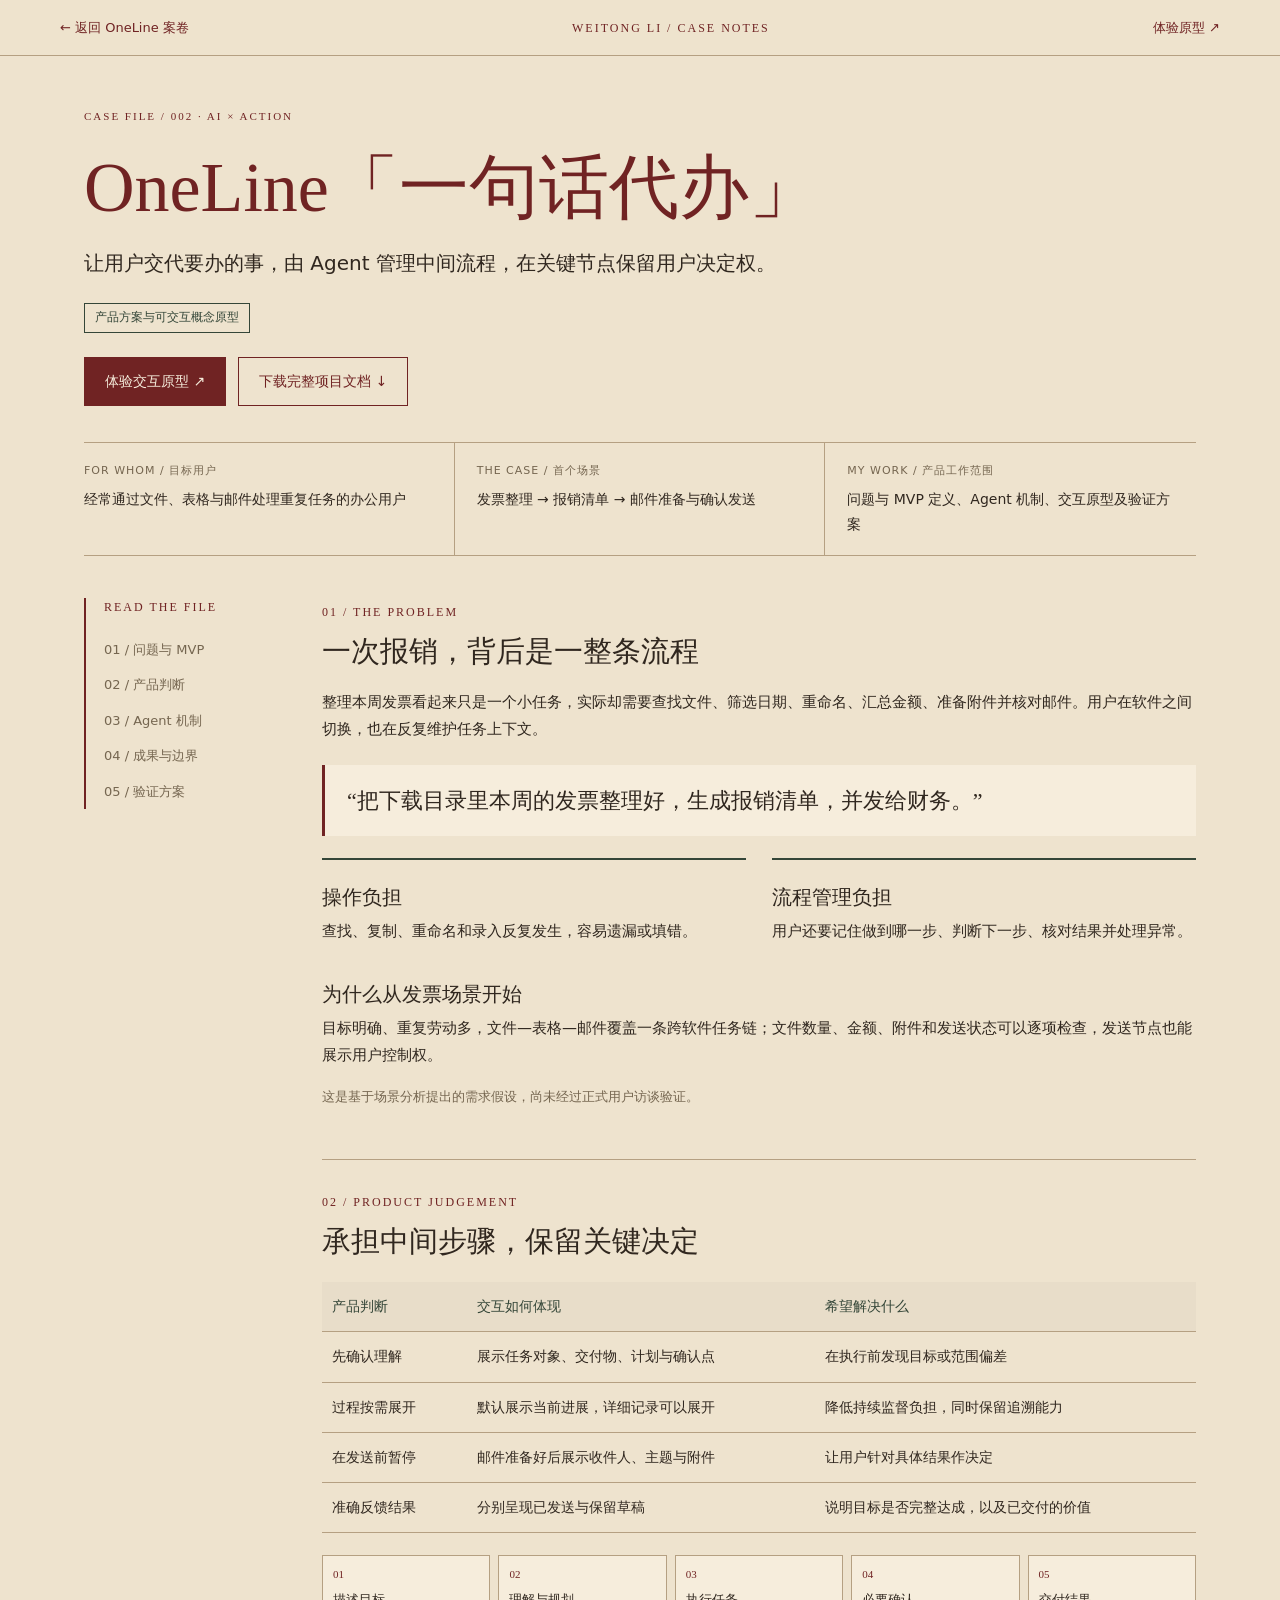
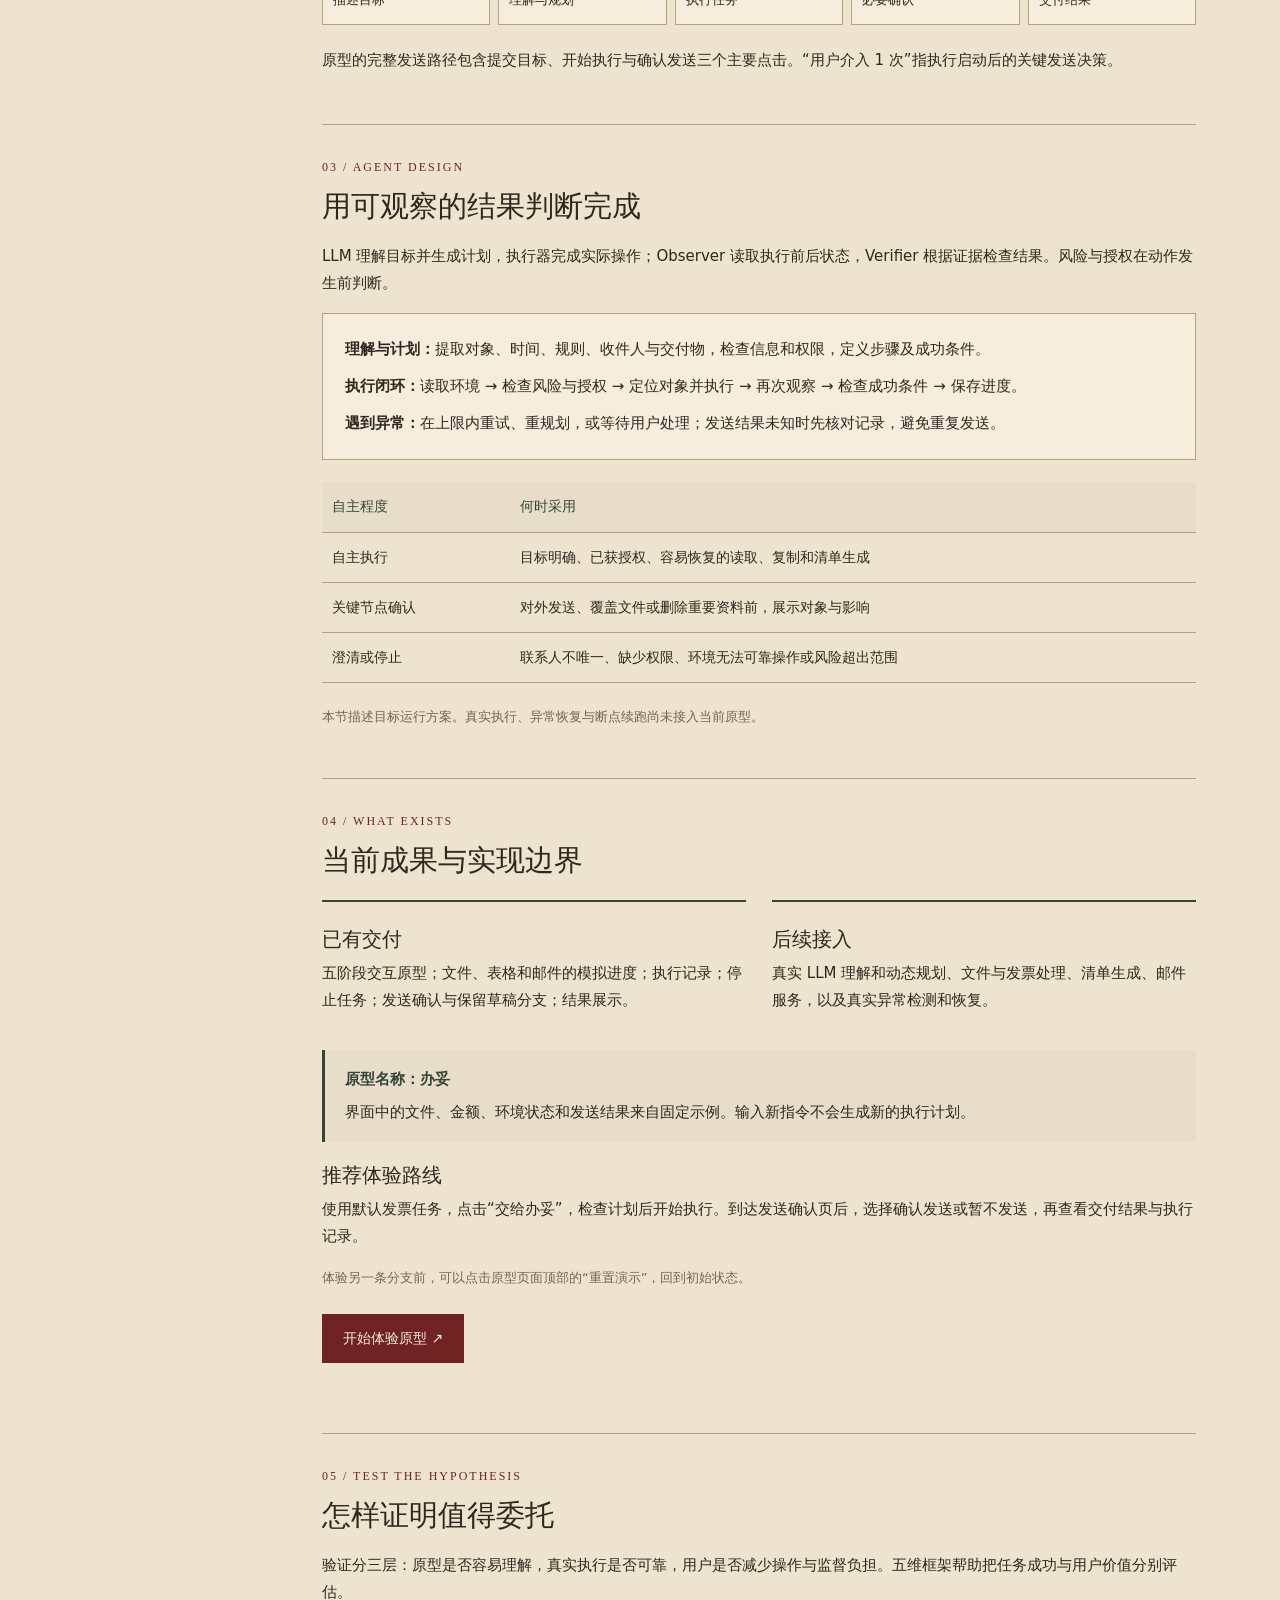
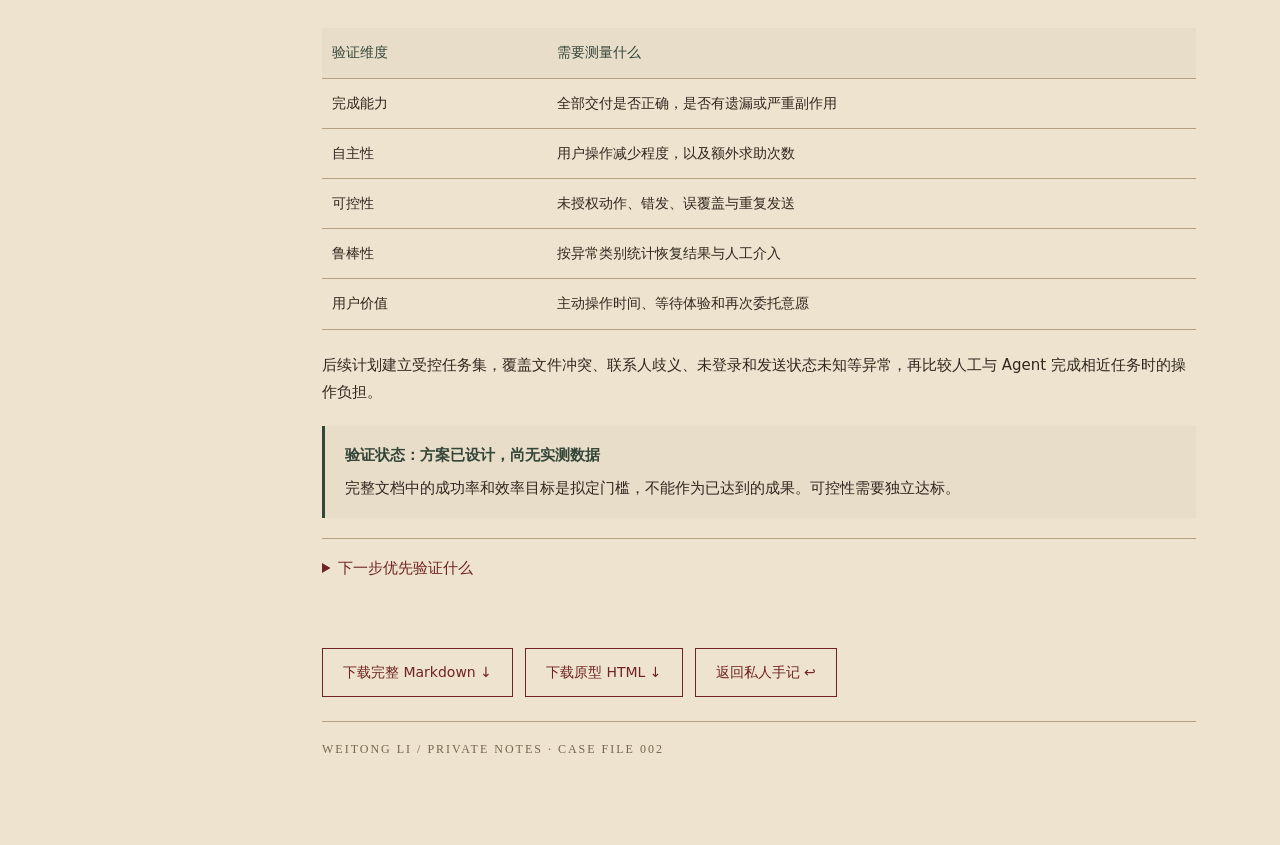
<file: projects/oneline.html>
<!doctype html>
<html lang="zh-CN"><head><meta charset="utf-8"><meta name="viewport" content="width=device-width,initial-scale=1"><meta name="theme-color" content="#eee3ce"><title>OneLine · 项目方案 / Weitong Li</title><meta name="description" content="OneLine 一句话代办：桌面跨软件 AI Agent 的问题定义、交互设计与验证方案。"><link rel="stylesheet" href="project-notes.css"></head><body>
<header class="topbar"><a href="../index.html#one">← 返回 OneLine 案卷</a><span class="masthead">WEITONG LI / CASE NOTES</span><a href="../prototypes/oneline.html">体验原型 ↗</a></header>
<main class="container"><div class="eyebrow">CASE FILE / 002 · AI × ACTION</div><h1>OneLine「一句话代办」</h1><p class="lead">让用户交代要办的事，由 Agent 管理中间流程，在关键节点保留用户决定权。</p><span class="stage-badge">产品方案与可交互概念原型</span><div class="actions"><a class="primary" href="../prototypes/oneline.html">体验交互原型 ↗</a><a href="../downloads/OneLine-Project.md" download="OneLine-Project.md">下载完整项目文档 ↓</a></div>
<div class="docket"><div><small>FOR WHOM / 目标用户</small><p>经常通过文件、表格与邮件处理重复任务的办公用户</p></div><div><small>THE CASE / 首个场景</small><p>发票整理 → 报销清单 → 邮件准备与确认发送</p></div><div><small>MY WORK / 产品工作范围</small><p>问题与 MVP 定义、Agent 机制、交互原型及验证方案</p></div></div>
<div class="layout"><nav class="contents" aria-label="项目方案目录"><strong>READ THE FILE</strong><a href="#problem">01 / 问题与 MVP</a><a href="#decisions">02 / 产品判断</a><a href="#agent">03 / Agent 机制</a><a href="#delivery">04 / 成果与边界</a><a href="#validation">05 / 验证方案</a></nav><article>
<section id="problem"><span class="section-number">01 / THE PROBLEM</span><h2>一次报销，背后是一整条流程</h2><p>整理本周发票看起来只是一个小任务，实际却需要查找文件、筛选日期、重命名、汇总金额、准备附件并核对邮件。用户在软件之间切换，也在反复维护任务上下文。</p><blockquote class="quote">“把下载目录里本周的发票整理好，生成报销清单，并发给财务。”</blockquote><div class="two-columns"><div><h3>操作负担</h3><p>查找、复制、重命名和录入反复发生，容易遗漏或填错。</p></div><div><h3>流程管理负担</h3><p>用户还要记住做到哪一步、判断下一步、核对结果并处理异常。</p></div></div><h3>为什么从发票场景开始</h3><p>目标明确、重复劳动多，文件—表格—邮件覆盖一条跨软件任务链；文件数量、金额、附件和发送状态可以逐项检查，发送节点也能展示用户控制权。</p><p class="note">这是基于场景分析提出的需求假设，尚未经过正式用户访谈验证。</p></section>
<section id="decisions"><span class="section-number">02 / PRODUCT JUDGEMENT</span><h2>承担中间步骤，保留关键决定</h2><div class="table-scroll"><table><thead><tr><th>产品判断</th><th>交互如何体现</th><th>希望解决什么</th></tr></thead><tbody><tr><td>先确认理解</td><td>展示任务对象、交付物、计划与确认点</td><td>在执行前发现目标或范围偏差</td></tr><tr><td>过程按需展开</td><td>默认展示当前进展，详细记录可以展开</td><td>降低持续监督负担，同时保留追溯能力</td></tr><tr><td>在发送前暂停</td><td>邮件准备好后展示收件人、主题与附件</td><td>让用户针对具体结果作决定</td></tr><tr><td>准确反馈结果</td><td>分别呈现已发送与保留草稿</td><td>说明目标是否完整达成，以及已交付的价值</td></tr></tbody></table></div><ol class="path" aria-label="五阶段用户流程"><li><span>01</span>描述目标</li><li><span>02</span>理解与规划</li><li><span>03</span>执行任务</li><li><span>04</span>必要确认</li><li><span>05</span>交付结果</li></ol><p>原型的完整发送路径包含提交目标、开始执行与确认发送三个主要点击。“用户介入 1 次”指执行启动后的关键发送决策。</p></section>
<section id="agent"><span class="section-number">03 / AGENT DESIGN</span><h2>用可观察的结果判断完成</h2><p>LLM 理解目标并生成计划，执行器完成实际操作；Observer 读取执行前后状态，Verifier 根据证据检查结果。风险与授权在动作发生前判断。</p><div class="mechanism"><p><strong>理解与计划：</strong>提取对象、时间、规则、收件人与交付物，检查信息和权限，定义步骤及成功条件。</p><p><strong>执行闭环：</strong>读取环境 → 检查风险与授权 → 定位对象并执行 → 再次观察 → 检查成功条件 → 保存进度。</p><p><strong>遇到异常：</strong>在上限内重试、重规划，或等待用户处理；发送结果未知时先核对记录，避免重复发送。</p></div><div class="table-scroll"><table><thead><tr><th>自主程度</th><th>何时采用</th></tr></thead><tbody><tr><td>自主执行</td><td>目标明确、已获授权、容易恢复的读取、复制和清单生成</td></tr><tr><td>关键节点确认</td><td>对外发送、覆盖文件或删除重要资料前，展示对象与影响</td></tr><tr><td>澄清或停止</td><td>联系人不唯一、缺少权限、环境无法可靠操作或风险超出范围</td></tr></tbody></table></div><p class="note">本节描述目标运行方案。真实执行、异常恢复与断点续跑尚未接入当前原型。</p></section>
<section id="delivery"><span class="section-number">04 / WHAT EXISTS</span><h2>当前成果与实现边界</h2><div class="two-columns"><div><h3>已有交付</h3><p>五阶段交互原型；文件、表格和邮件的模拟进度；执行记录；停止任务；发送确认与保留草稿分支；结果展示。</p></div><div><h3>后续接入</h3><p>真实 LLM 理解和动态规划、文件与发票处理、清单生成、邮件服务，以及真实异常检测和恢复。</p></div></div><div class="evidence"><strong>原型名称：办妥</strong>界面中的文件、金额、环境状态和发送结果来自固定示例。输入新指令不会生成新的执行计划。</div><h3>推荐体验路线</h3><p>使用默认发票任务，点击“交给办妥”，检查计划后开始执行。到达发送确认页后，选择确认发送或暂不发送，再查看交付结果与执行记录。</p><p class="note">体验另一条分支前，可以点击原型页面顶部的“重置演示”，回到初始状态。</p><div class="actions"><a class="primary" href="../prototypes/oneline.html">开始体验原型 ↗</a></div></section>
<section id="validation"><span class="section-number">05 / TEST THE HYPOTHESIS</span><h2>怎样证明值得委托</h2><p>验证分三层：原型是否容易理解，真实执行是否可靠，用户是否减少操作与监督负担。五维框架帮助把任务成功与用户价值分别评估。</p><div class="table-scroll"><table><thead><tr><th>验证维度</th><th>需要测量什么</th></tr></thead><tbody><tr><td>完成能力</td><td>全部交付是否正确，是否有遗漏或严重副作用</td></tr><tr><td>自主性</td><td>用户操作减少程度，以及额外求助次数</td></tr><tr><td>可控性</td><td>未授权动作、错发、误覆盖与重复发送</td></tr><tr><td>鲁棒性</td><td>按异常类别统计恢复结果与人工介入</td></tr><tr><td>用户价值</td><td>主动操作时间、等待体验和再次委托意愿</td></tr></tbody></table></div><p>后续计划建立受控任务集，覆盖文件冲突、联系人歧义、未登录和发送状态未知等异常，再比较人工与 Agent 完成相近任务时的操作负担。</p><div class="evidence"><strong>验证状态：方案已设计，尚无实测数据</strong>完整文档中的成功率和效率目标是拟定门槛，不能作为已达到的成果。可控性需要独立达标。</div><details><summary>下一步优先验证什么</summary><p>先接入真实文件与清单生成，再验证受控邮件发送及恢复能力；通过受控任务测试后进入用户试用。</p></details></section>
<div class="actions footer-actions"><a href="../downloads/OneLine-Project.md" download="OneLine-Project.md">下载完整 Markdown ↓</a><a href="../downloads/OneLine-Prototype.html" download="OneLine-Prototype.html">下载原型 HTML ↓</a><a href="../index.html#one">返回私人手记 ↩</a></div><p class="endnote">WEITONG LI / PRIVATE NOTES · CASE FILE 002</p>
</article></div></main></body></html>
</file>
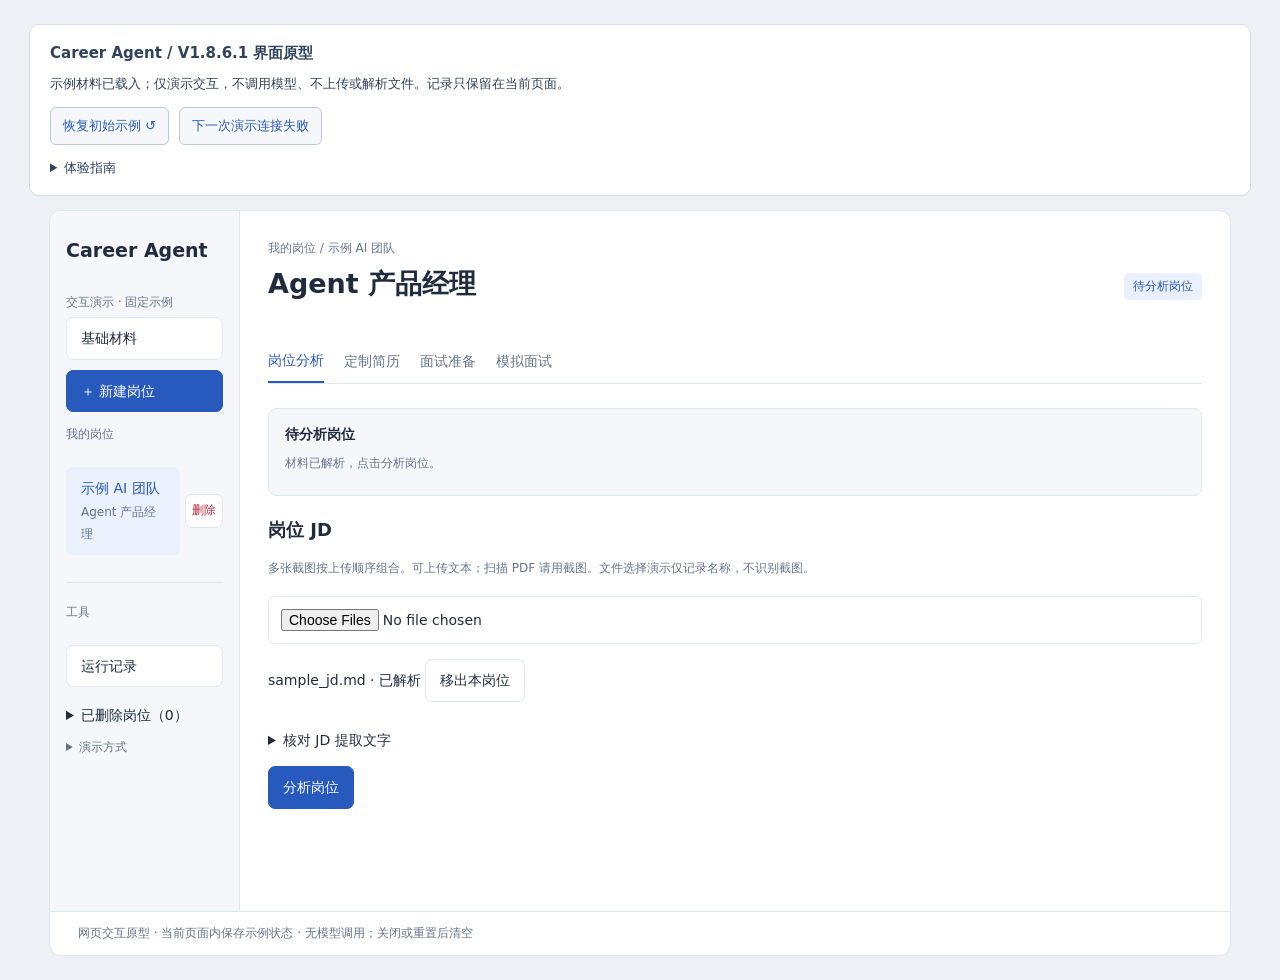
<file: prototypes/career-agent.html>
<!doctype html><html lang="zh-CN"><head><meta charset="utf-8"><meta name="viewport" content="width=device-width,initial-scale=1"><title>Career Agent 工作台</title><style>
#career-proto{--paper:light-dark(#fff,#20242b);--bg:light-dark(#f5f7fa,#171b21);--ink:light-dark(#202c3d,#edf1f7);--sub:light-dark(#66758a,#a4b1c4);--line:light-dark(#e1e7ef,#384252);--action:light-dark(#2859bc,#85adff);--wash:light-dark(#eaf0fc,#293e60);color:var(--ink);background:var(--paper);font:14px/1.6 system-ui,sans-serif;border:1px solid var(--line);border-radius:12px;overflow:hidden}
#career-proto *{box-sizing:border-box}#career-proto button,#career-proto input,#career-proto textarea{font:inherit}#career-proto button:focus-visible,#career-proto input:focus-visible,#career-proto textarea:focus-visible{outline:2px solid var(--action);outline-offset:3px}#career-proto .shell{display:grid;grid-template-columns:190px 1fr;min-height:560px}#career-proto aside{background:var(--bg);padding:24px 16px;border-right:1px solid var(--line)}#career-proto .brand{font-size:19px;font-weight:650;margin-bottom:28px}#career-proto .minor{color:var(--sub);font-size:12px}#career-proto button{border:1px solid var(--line);background:var(--paper);color:var(--ink);padding:9px 14px;border-radius:7px}#career-proto .primary{background:var(--action);border-color:var(--action);color:light-dark(#fff,#142033)}#career-proto aside button{width:100%;text-align:left;margin:5px 0}#career-proto aside button.selected{background:var(--wash);color:var(--action);border-color:transparent}#career-proto main{padding:28px;min-width:0}#career-proto h1{font-size:27px;line-height:1.3;margin:8px 0 14px}#career-proto h2{font-size:18px;margin:0 0 14px}#career-proto h3{font-size:15px;margin:0 0 8px}#career-proto p{margin:8px 0 18px}#career-proto .row{display:flex;align-items:center;justify-content:space-between;gap:12px;flex-wrap:wrap}#career-proto .tabs{display:flex;gap:20px;border-bottom:1px solid var(--line);margin:24px 0;flex-wrap:wrap}#career-proto .tabs button{border:0;border-radius:0;background:transparent;padding:10px 0;color:var(--sub)}#career-proto .tabs button.selected{border-bottom:2px solid var(--action);color:var(--action)}#career-proto .panel{border:1px solid var(--line);border-radius:9px;padding:22px;margin:14px 0;background:var(--paper)}#career-proto .columns{display:grid;grid-template-columns:1fr 230px;gap:22px}#career-proto .badge{background:var(--wash);color:var(--action);padding:4px 9px;border-radius:5px;font-size:12px}#career-proto .item{padding:15px 0;border-bottom:1px solid var(--line)}#career-proto .item:last-child{border:0}#career-proto textarea,#career-proto input{width:100%;background:var(--paper);color:var(--ink);border:1px solid var(--line);border-radius:7px;padding:12px}#career-proto textarea{min-height:145px;resize:vertical}#career-proto label{display:block;margin:16px 0 7px}#career-proto .question{font-size:19px;line-height:1.6;padding:22px 0}#career-proto .hint{border-left:3px solid var(--action);padding:10px 16px;background:var(--bg);margin:14px 0}#career-proto [hidden]{display:none!important}#career-proto .footer{border-top:1px solid var(--line);padding:12px 28px;color:var(--sub);font-size:12px}
@media(max-width:720px){#career-proto .shell{grid-template-columns:1fr}#career-proto aside{border-right:0;border-bottom:1px solid var(--line);padding:15px}#career-proto .brand{margin-bottom:8px}#career-proto aside button{width:auto}#career-proto main{padding:20px}#career-proto .columns{grid-template-columns:1fr}}
</style><link rel="stylesheet" href="career-agent/app.css"></head><body><div class="demo-toolbar"><div><strong>Career Agent / V1.8.6.1 界面原型</strong><p>示例材料已载入；仅演示交互，不调用模型、不上传或解析文件。记录只保留在当前页面。</p></div><div class="demo-buttons"><button id="demo-reset">恢复初始示例 ↺</button><button id="demo-failure">下一次演示连接失败</button></div><details><summary>体验指南</summary><p>分析岗位 → 定制简历 → 生成问题和准备答案 → 检查、逐题确认 → 新开一轮模拟面试。也可新建第二个岗位、修改草稿、删除后恢复岗位，或模拟一次失败后续跑。</p></details></div><div id="career-proto"><div class="shell"><aside><div class="brand">Career Agent</div><div id="mode" class="minor"></div><button data-page="materials">基础材料</button><button class="primary" data-page="new">＋ 新建岗位</button><section class="nav-jobs" aria-label="我的岗位"><p class="minor">我的岗位</p><div id="jobs"></div></section><section class="nav-tools" aria-label="工具"><p class="minor">工具</p><button data-page="tasks">运行记录</button><details id="deleted-jobs"><summary>已删除岗位</summary><div id="deleted-job-list"></div></details><details class="settings"><summary>演示方式</summary><div id="settings"></div></details></section></aside><main><header id="job-header" hidden><div class="minor">我的岗位 / <span id="company-crumb"></span></div><div class="row"><h1 id="role-heading"></h1><span class="badge" id="stage"></span></div><nav class="tabs" aria-label="岗位准备"><button data-tab="overview">岗位分析</button><button data-tab="resume">定制简历</button><button data-tab="prep">面试准备</button><button data-tab="mock">模拟面试</button></nav></header><div id="notice" role="status" hidden></div><div id="progress" aria-live="polite"></div><div id="content"></div></main></div><div class="footer">网页交互原型 · 当前页面内保存示例状态 · 无模型调用；关闭或重置后清空</div></div><script src="career-agent/demo-api.js"></script><script src="career-agent/app.js" defer></script></body></html>
</file>
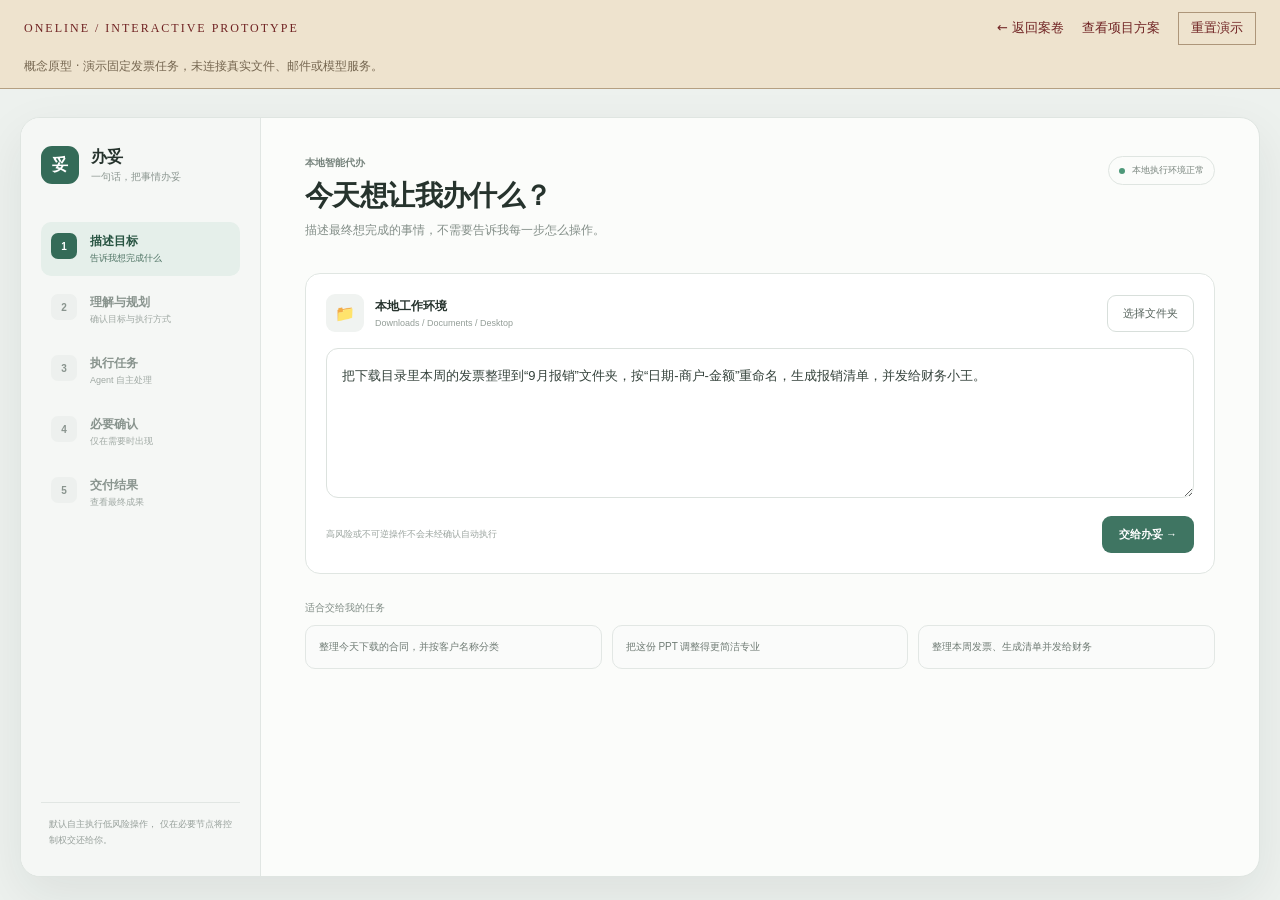
<file: prototypes/oneline.html>
<!doctype html><html lang="zh-CN"><head><meta charset="utf-8"><meta name="viewport" content="width=device-width,initial-scale=1"><meta name="theme-color" content="#eee3ce"><title>OneLine · 交互原型 / 办妥</title><style>
:root{color-scheme:light}*{box-sizing:border-box}body{margin:0;height:100vh;height:100dvh;display:grid;grid-template-rows:auto minmax(0,1fr);background:#edf1ee;color:#30271f;font:13px/1.6 system-ui,-apple-system,'PingFang SC',sans-serif}.viewer-bar{padding:12px 24px;background:#eee3ce;border-bottom:1px solid #b5a082;display:flex;align-items:center;justify-content:space-between;gap:12px;flex-wrap:wrap}.viewer-brand{font:12px/1.5 Georgia,serif;letter-spacing:2px;color:#702323}.viewer-nav{display:flex;align-items:center;flex-wrap:wrap;gap:18px}a{color:#702323;text-decoration:none}a:hover{text-decoration:underline}a:focus-visible,button:focus-visible{outline:3px solid #702323;outline-offset:4px}.viewer-note{width:100%;margin:0;color:#756650;font-size:12px}button{padding:5px 12px;background:transparent;border:1px solid #ad967a;color:#702323;font:inherit;cursor:pointer}iframe{width:100%;height:100%;border:0;min-height:0}@media(max-width:650px){.viewer-bar{padding:10px 14px;gap:8px}.viewer-nav{gap:12px}.viewer-brand{width:100%;font-size:11px}.viewer-note{font-size:11px}}
</style></head><body><header class="viewer-bar"><span class="viewer-brand">ONELINE / INTERACTIVE PROTOTYPE</span><nav class="viewer-nav" aria-label="原型导航"><a href="../index.html#one">← 返回案卷</a><a href="../projects/oneline.html">查看项目方案</a><button id="reset-demo" type="button">重置演示</button></nav><p class="viewer-note">概念原型 · 演示固定发票任务，未连接真实文件、邮件或模型服务。</p></header><iframe id="demo" src="oneline-original.html" title="办妥：OneLine 五阶段可交互概念原型" sandbox="allow-scripts"></iframe><script>
document.querySelector('#reset-demo').addEventListener('click',()=>{const frame=document.querySelector('#demo');frame.src='oneline-original.html';frame.focus();});
</script></body></html>
</file>
<file: projects/project-notes.css>
:root{--paper:#eee3ce;--sheet:#f6eddc;--ink:#30271f;--muted:#756650;--red:#702323;--green:#344638;--line:#b5a082}*{box-sizing:border-box}html{scroll-behavior:smooth;scroll-padding-top:96px}body{margin:0;color:var(--ink);background:var(--paper);font:15px/1.8 system-ui,-apple-system,'PingFang SC',sans-serif}a{color:var(--red);text-underline-offset:4px}a:focus-visible,summary:focus-visible{outline:3px solid var(--red);outline-offset:5px}.topbar{position:sticky;top:0;z-index:3;display:flex;align-items:center;justify-content:space-between;gap:18px;padding:16px max(24px,calc((100vw - 1160px)/2));border-bottom:1px solid var(--line);background:#eee3cef5;backdrop-filter:blur(8px)}.topbar a{font-size:13px;text-decoration:none}.masthead{font:12px/1.5 Georgia,serif;letter-spacing:2px;color:var(--red)}.container{max-width:1160px;margin:0 auto;padding:52px 24px 72px}.eyebrow{font:11px/1.6 Georgia,serif;letter-spacing:2px;color:var(--red)}h1,h2,h3{font-family:Georgia,'Songti SC',serif;line-height:1.3;font-weight:400}h1{font-size:clamp(40px,6vw,70px);margin:16px 0 12px;color:var(--red)}.lead{font-size:20px;max-width:740px;margin:0 0 22px}.stage-badge{display:inline-block;border:1px solid var(--green);color:var(--green);font-size:12px;padding:3px 10px}.actions{display:flex;flex-wrap:wrap;gap:12px;margin:24px 0 36px}.actions a{padding:11px 20px;border:1px solid var(--red);text-decoration:none;font-size:14px}.actions a.primary{background:var(--red);color:var(--sheet)}.docket{display:grid;grid-template-columns:repeat(3,1fr);border-top:1px solid var(--line);border-bottom:1px solid var(--line);margin:30px 0 42px}.docket div{padding:18px 22px;border-right:1px solid var(--line)}.docket div:first-child{padding-left:0}.docket div:last-child{border:0}.docket small{display:block;color:var(--muted);font-size:11px;letter-spacing:1px}.docket p{margin:6px 0 0;font-size:14px}.layout{display:grid;grid-template-columns:190px minmax(0,1fr);gap:48px}.contents{align-self:start;position:sticky;top:100px;border-left:2px solid var(--red);padding-left:18px}.contents strong{display:block;font:12px/1.5 Georgia,serif;letter-spacing:2px;color:var(--red);margin-bottom:16px}.contents a{display:block;color:var(--muted);text-decoration:none;font-size:13px;padding:6px 0}.contents a:hover{color:var(--red)}section{border-top:1px solid var(--line);padding:28px 0 34px}section:first-child{border-top:0;padding-top:0}h2{font-size:29px;margin:8px 0 18px}h3{font-size:20px;margin:14px 0 8px}p{margin:0 0 16px}.section-number{font:12px/1.5 Georgia,serif;letter-spacing:2px;color:var(--red)}.quote{font-family:Georgia,'Songti SC',serif;font-size:22px;border-left:3px solid var(--red);padding:16px 22px;background:var(--sheet);margin:22px 0}.two-columns{display:grid;grid-template-columns:1fr 1fr;gap:26px;margin:20px 0}.two-columns>div{border-top:2px solid var(--green);padding-top:10px}.note{font-size:13px;color:var(--muted)}.table-scroll{overflow:auto;margin:22px 0}table{border-collapse:collapse;width:100%;font-size:14px;text-align:left}th{font-weight:500;color:var(--green);background:#34463809}td,th{border-bottom:1px solid var(--line);padding:12px 14px;vertical-align:top}td:first-child,th:first-child{padding-left:10px;min-width:104px}.path{display:grid;grid-template-columns:repeat(5,1fr);list-style:none;padding:0;margin:22px 0;gap:8px}.path li{border:1px solid var(--line);padding:12px 10px;background:var(--sheet);font-size:13px}.path span{display:block;color:var(--red);font:11px Georgia,serif;margin-bottom:8px}.mechanism{border:1px solid var(--line);padding:22px;background:var(--sheet)}.mechanism p{margin-bottom:10px}.mechanism p:last-child{margin:0}.evidence{border-left:3px solid var(--green);padding:16px 20px;background:#34463809;margin:20px 0}.evidence strong{display:block;color:var(--green);margin-bottom:6px}details{border-top:1px solid var(--line);padding-top:16px}summary{cursor:pointer;color:var(--red);margin-bottom:14px}.endnote{font:12px Georgia,serif;letter-spacing:2px;color:var(--muted);border-top:1px solid var(--line);padding-top:20px}.footer-actions{margin:18px 0 24px}@media(max-width:760px){.topbar{padding:14px 18px;flex-wrap:wrap;gap:8px}.container{padding:34px 20px 48px}.masthead{font-size:10px}.lead{font-size:18px}.docket{grid-template-columns:1fr;margin-bottom:30px}.docket div,.docket div:first-child{border-right:0;border-bottom:1px solid var(--line);padding:12px 0}.layout{grid-template-columns:1fr;gap:26px}.contents{position:static;display:flex;flex-wrap:wrap;gap:2px 16px;padding-left:14px}.contents strong{width:100%;margin-bottom:4px}.two-columns{grid-template-columns:1fr;gap:12px}.path{grid-template-columns:1fr 1fr}.path li:last-child{grid-column:1/-1}h2{font-size:25px}.actions a{flex:1 1 auto;text-align:center}td,th{padding:10px}.quote{font-size:19px}}@media(prefers-reduced-motion:reduce){html{scroll-behavior:auto}}
</file>
<file: prototypes/career-agent/app.css>
body{margin:0;padding:24px;background:#edf1f6}body>div{max-width:1180px;margin:auto}button{cursor:pointer}#career-proto .shell{min-height:calc(100vh - 70px)}#career-proto .settings{margin-top:30px;font-size:12px;color:var(--sub)}#career-proto button:disabled{opacity:.5;cursor:wait}#career-proto .danger{color:#b32936}#career-proto pre,#career-proto .prose{white-space:pre-wrap;overflow-wrap:anywhere;font:inherit;line-height:1.8}#career-proto .small{font-size:12px;color:var(--sub)}#career-proto .actions{display:flex;gap:8px;flex-wrap:wrap;margin:15px 0}#career-proto .pill{display:inline-block;font-size:12px;background:var(--bg);border:1px solid var(--line);border-radius:5px;padding:2px 8px;margin:0 8px 8px 0}#career-proto .notice,#notice{padding:12px 16px;border-radius:6px;background:var(--wash);margin-bottom:12px}#career-proto .error{color:#b32936;background:#fff1f0}#career-proto .task{border:1px solid var(--line);padding:14px;margin:8px 0;border-radius:8px}#career-proto .log{max-height:180px;overflow:auto;font-size:12px;color:var(--sub)}#career-proto .message{padding:15px;border-radius:8px;background:var(--bg);margin:12px 0}#career-proto .message.user{border-left:3px solid var(--action)}#career-proto a{color:var(--action)}#career-proto details{margin:12px 0}#career-proto summary{cursor:pointer}#career-proto .preview{max-height:280px;overflow:auto}#career-proto h4{margin:14px 0 7px}#career-proto textarea{min-height:170px}#career-proto .file-list{margin-top:16px}#career-proto .label-row{display:flex;gap:10px;align-items:center}#career-proto .label-row input{width:auto}#career-proto .badge.warn{background:#fff1d0;color:#855e00}@media(max-width:600px){body{padding:8px}}

#career-proto .nav-tools{border-top:1px solid var(--line);margin-top:22px;padding-top:12px}#career-proto .nav-tools .settings{margin-top:12px}#career-proto .step-status{border:1px solid var(--line);border-radius:8px;padding:14px 16px;margin:8px 0 20px;background:var(--bg)}#career-proto .step-status p{margin-bottom:8px}

#career-proto .job-row{display:flex;gap:5px;align-items:center}#career-proto aside .job-select{flex:1;min-width:0;overflow-wrap:anywhere}#career-proto aside .job-delete{width:auto;flex:none;font-size:12px;padding:6px;color:#b32936}#career-proto #deleted-job-list{font-size:12px}

#career-proto .answer-confirmation{margin:18px 0 6px;padding:14px;background:var(--bg);border-radius:7px}#career-proto .answer-confirmation p{margin:8px 0 12px}#career-proto .prep-next{justify-content:flex-end;margin-top:24px}

:root{color-scheme:light}.demo-toolbar{font:13px/1.7 system-ui,sans-serif;max-width:1180px;margin:0 auto 14px!important;padding:16px 20px;background:#fff;border:1px solid #d5dce7;border-radius:10px;color:#30435c}.demo-toolbar p{margin:6px 0}.demo-toolbar strong{font-size:15px}.demo-buttons{display:flex;gap:10px;flex-wrap:wrap;margin:12px 0}.demo-buttons button{font:inherit;padding:7px 12px;border:1px solid #bac8de;border-radius:6px;background:#f5f7fa;color:#2859bc}.demo-toolbar summary{cursor:pointer}.demo-toolbar details{margin-top:8px}#career-proto .shell{min-height:700px}@media(max-width:600px){.demo-toolbar{padding:12px}#career-proto .shell{min-height:600px}}
</file>
